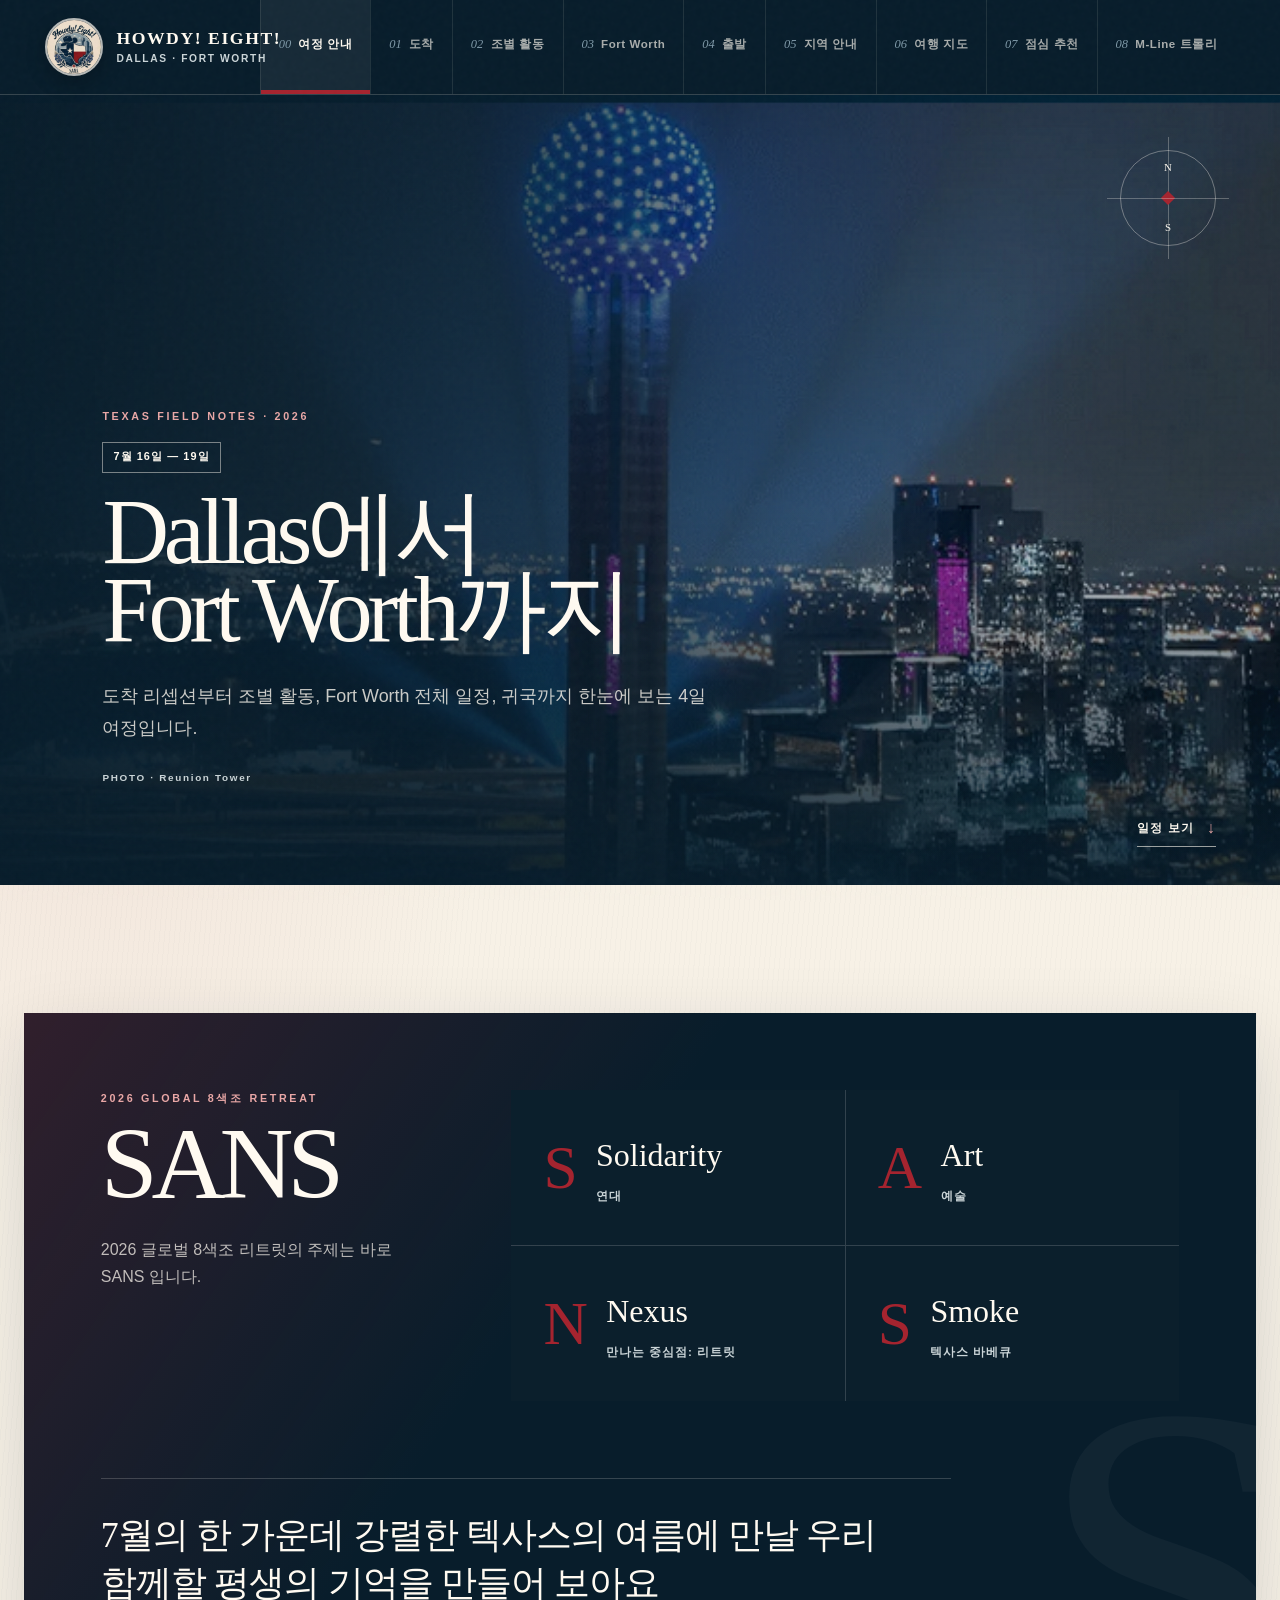
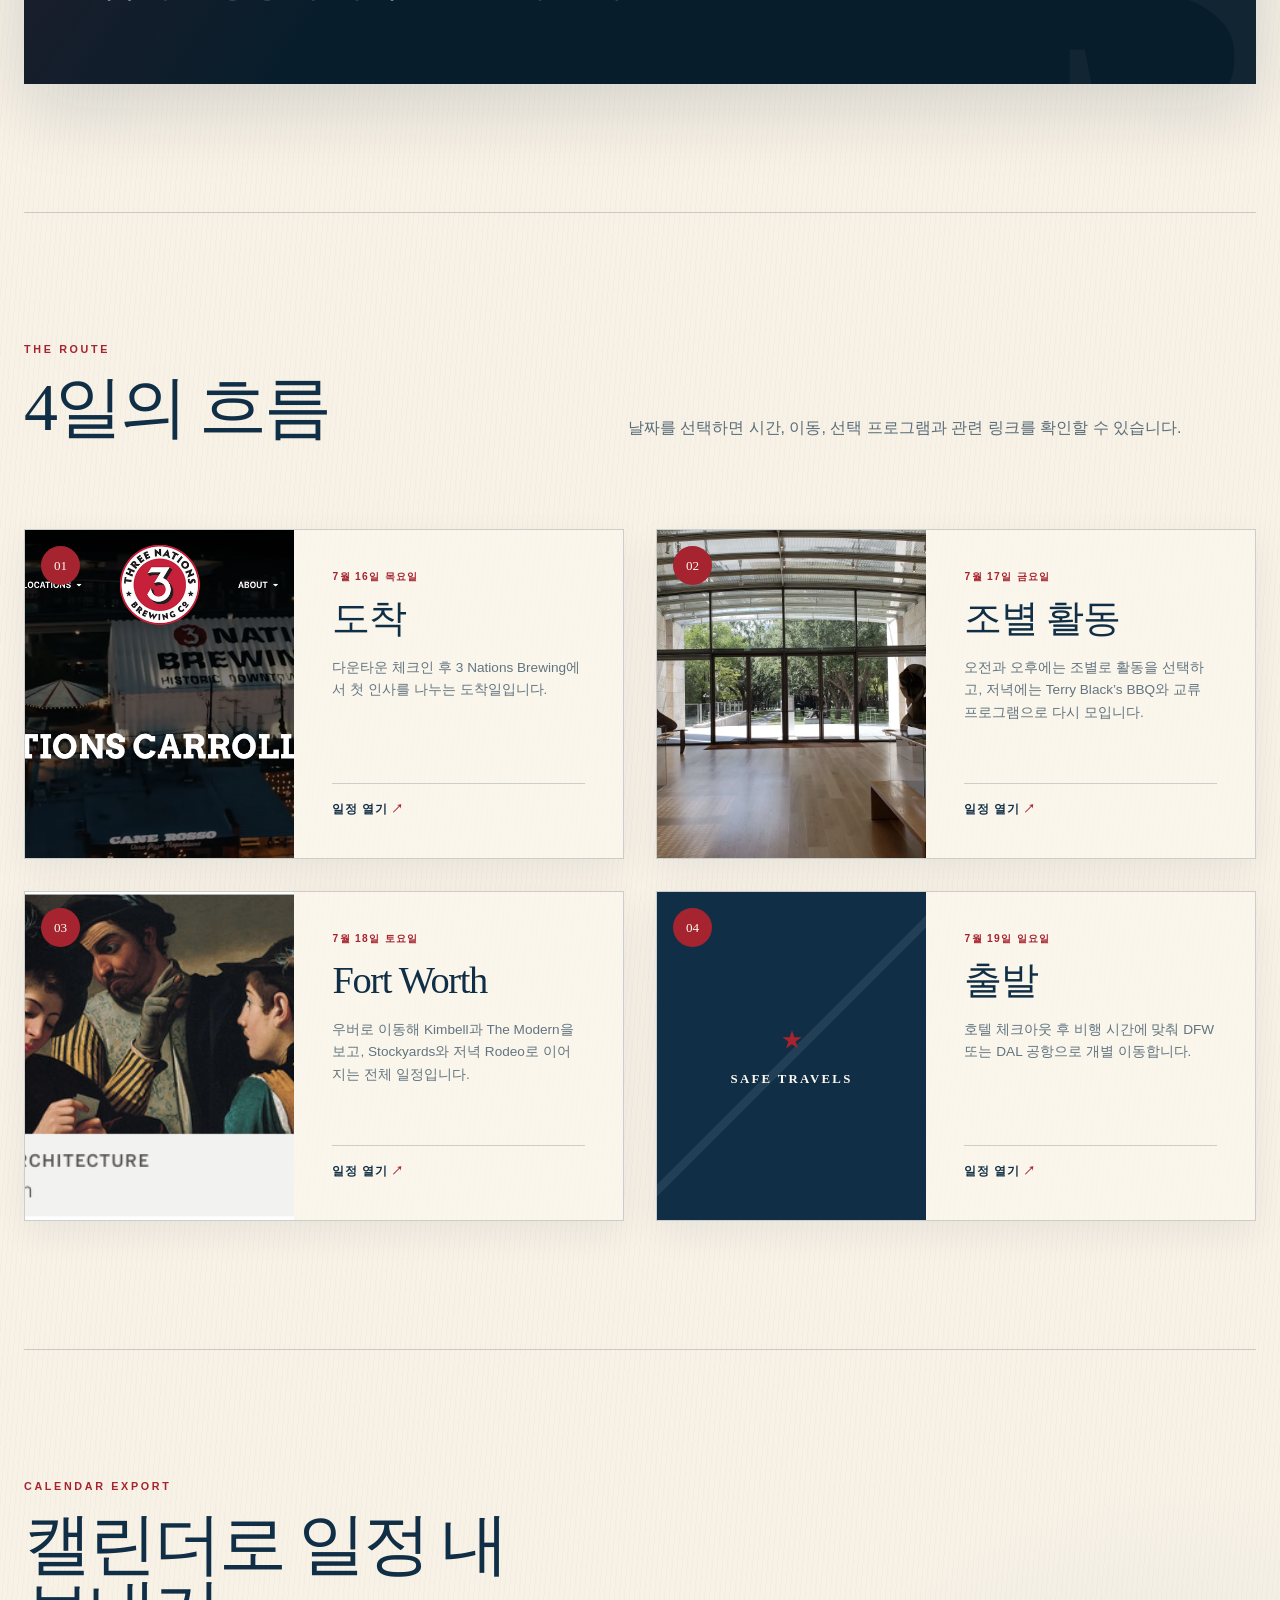
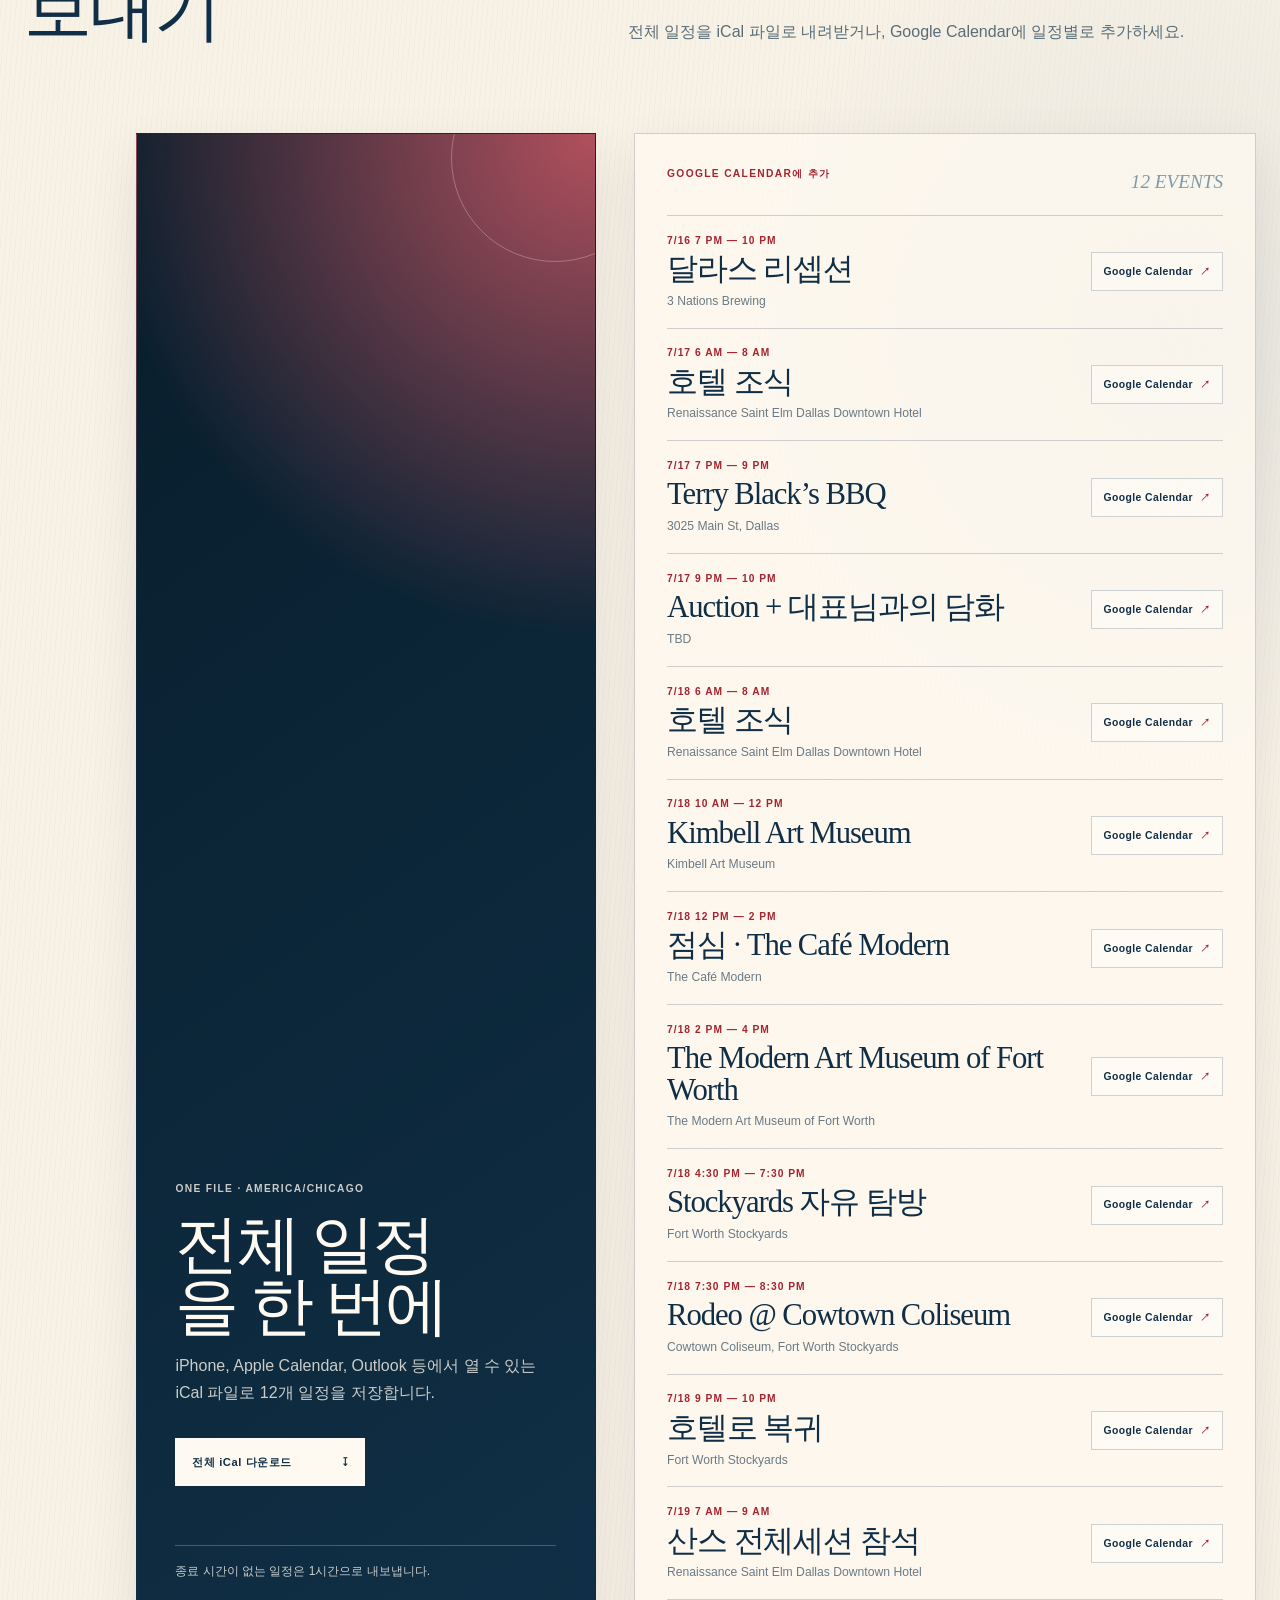
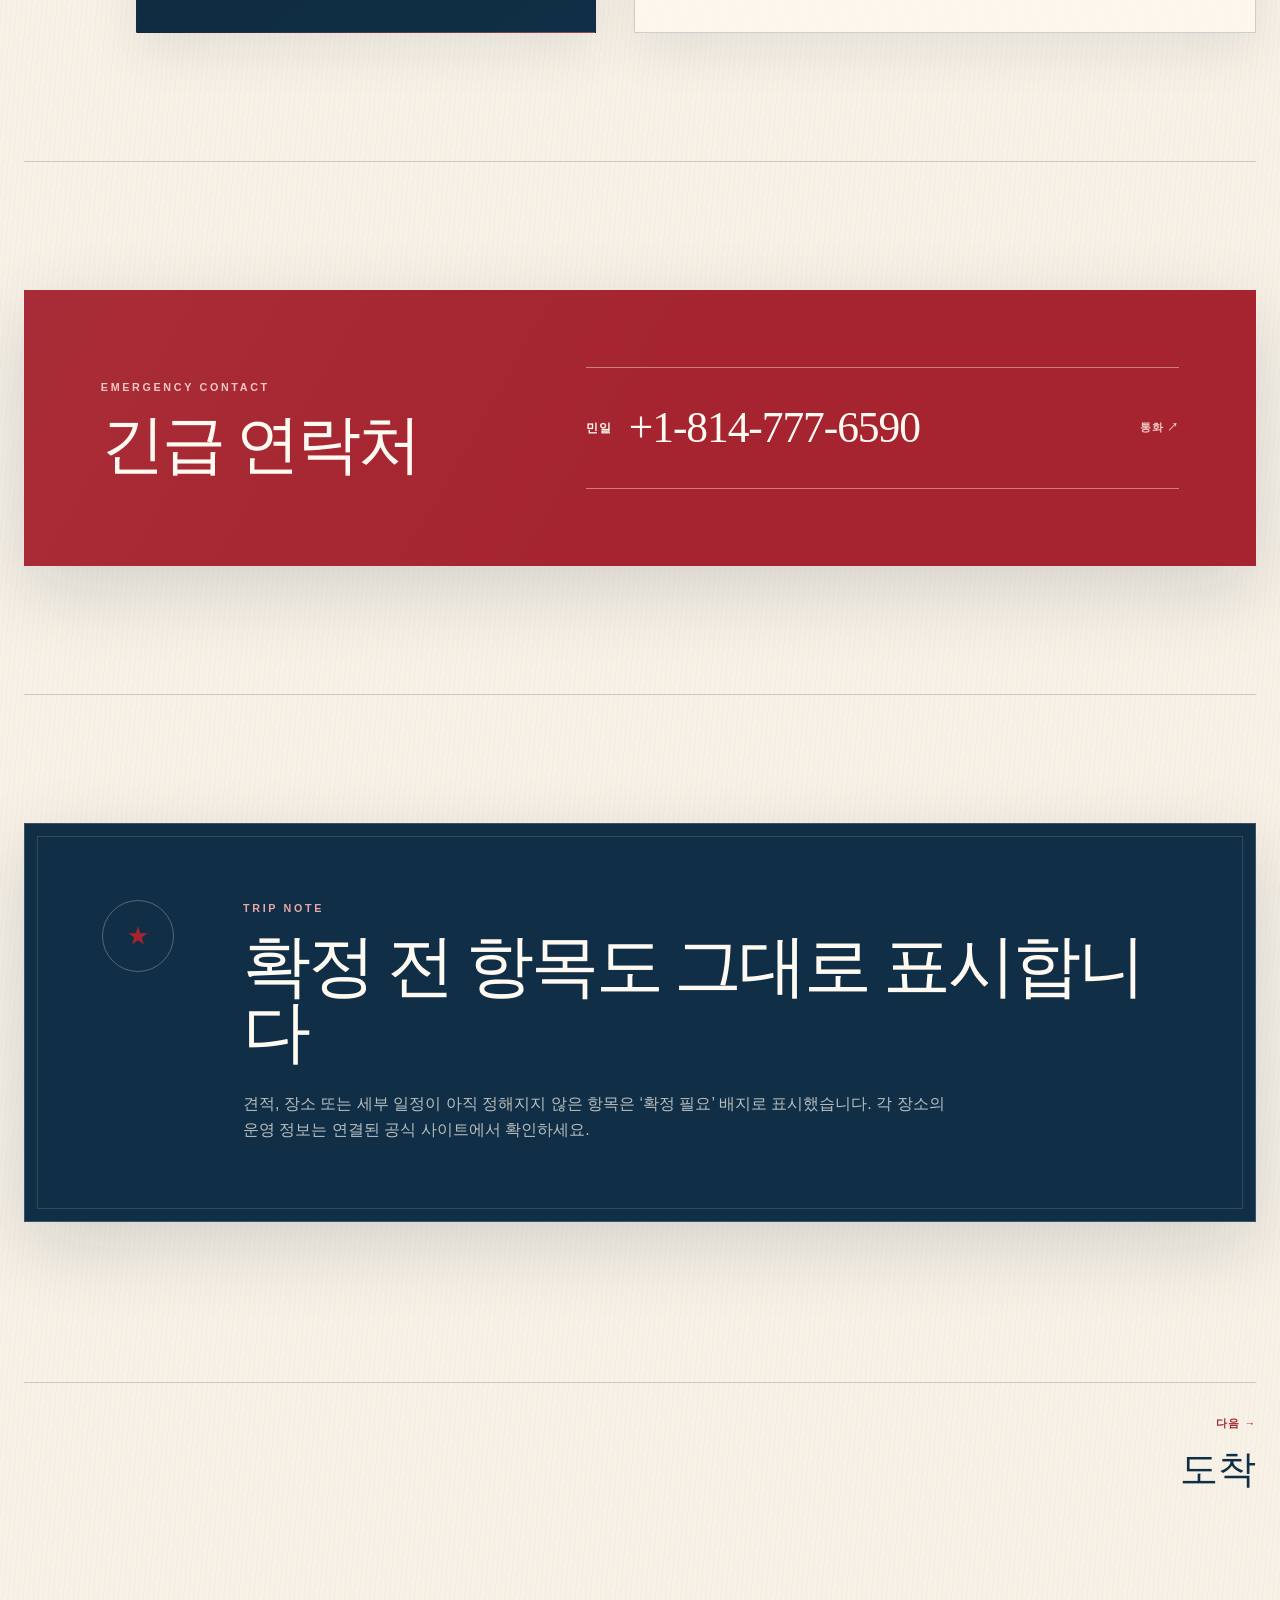
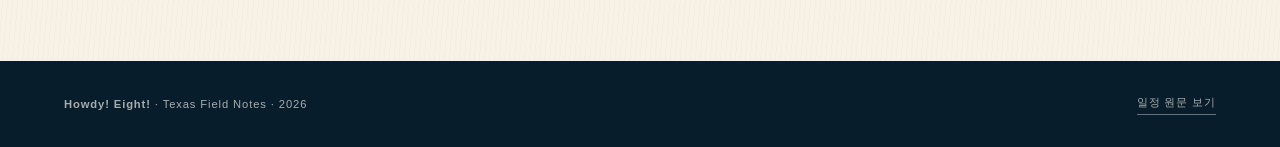
<file: index.html>
<!doctype html>
<html lang="ko">
<head>
  <meta charset="utf-8">
  <meta name="viewport" content="width=device-width, initial-scale=1">
  <meta name="description" content="2026 Dallas와 Fort Worth 4일 여행 일정 안내">
  <meta name="theme-color" content="#102f46">
  <title>Howdy! Eight! | Dallas · Fort Worth 여정</title>
  <link rel="icon" href="images/dallas_logo_image_2026-06-20.jpeg">
  <link rel="stylesheet" href="css/style.css">
  <script src="js/app.js" defer></script>
</head>
<body data-page="overview">
  <a class="skip-link" href="#main-content">본문으로 바로가기</a>
  <header class="site-header">
    <a class="brand" href="index.html" aria-label="Howdy! Eight! 여행 안내 홈">
      <img src="images/dallas_logo_image_2026-06-20.jpeg" alt="" width="640" height="640">
      <span><strong>HOWDY! EIGHT!</strong><small>Dallas · Fort Worth</small></span>
    </a>
    <nav class="date-nav" aria-label="날짜별 일정" data-date-nav></nav>
  </header>
  <main id="main-content" tabindex="-1">
    <div class="loading-state" data-loading><span></span>여정을 펼치는 중입니다</div>
  </main>
  <noscript><p class="noscript-note">이 일정 안내를 보려면 JavaScript를 활성화해주세요.</p></noscript>
  <footer class="site-footer">
    <p><strong>Howdy! Eight!</strong> · Texas Field Notes · 2026</p>
    <a href="https://docs.google.com/document/d/1cUmR7iVwd3CKp_hcdP3sipSW_rYYRspLmsgH-XlaBfQ/edit" target="_blank" rel="noopener noreferrer">일정 원문 보기</a>
  </footer>
</body>
</html>
</file>
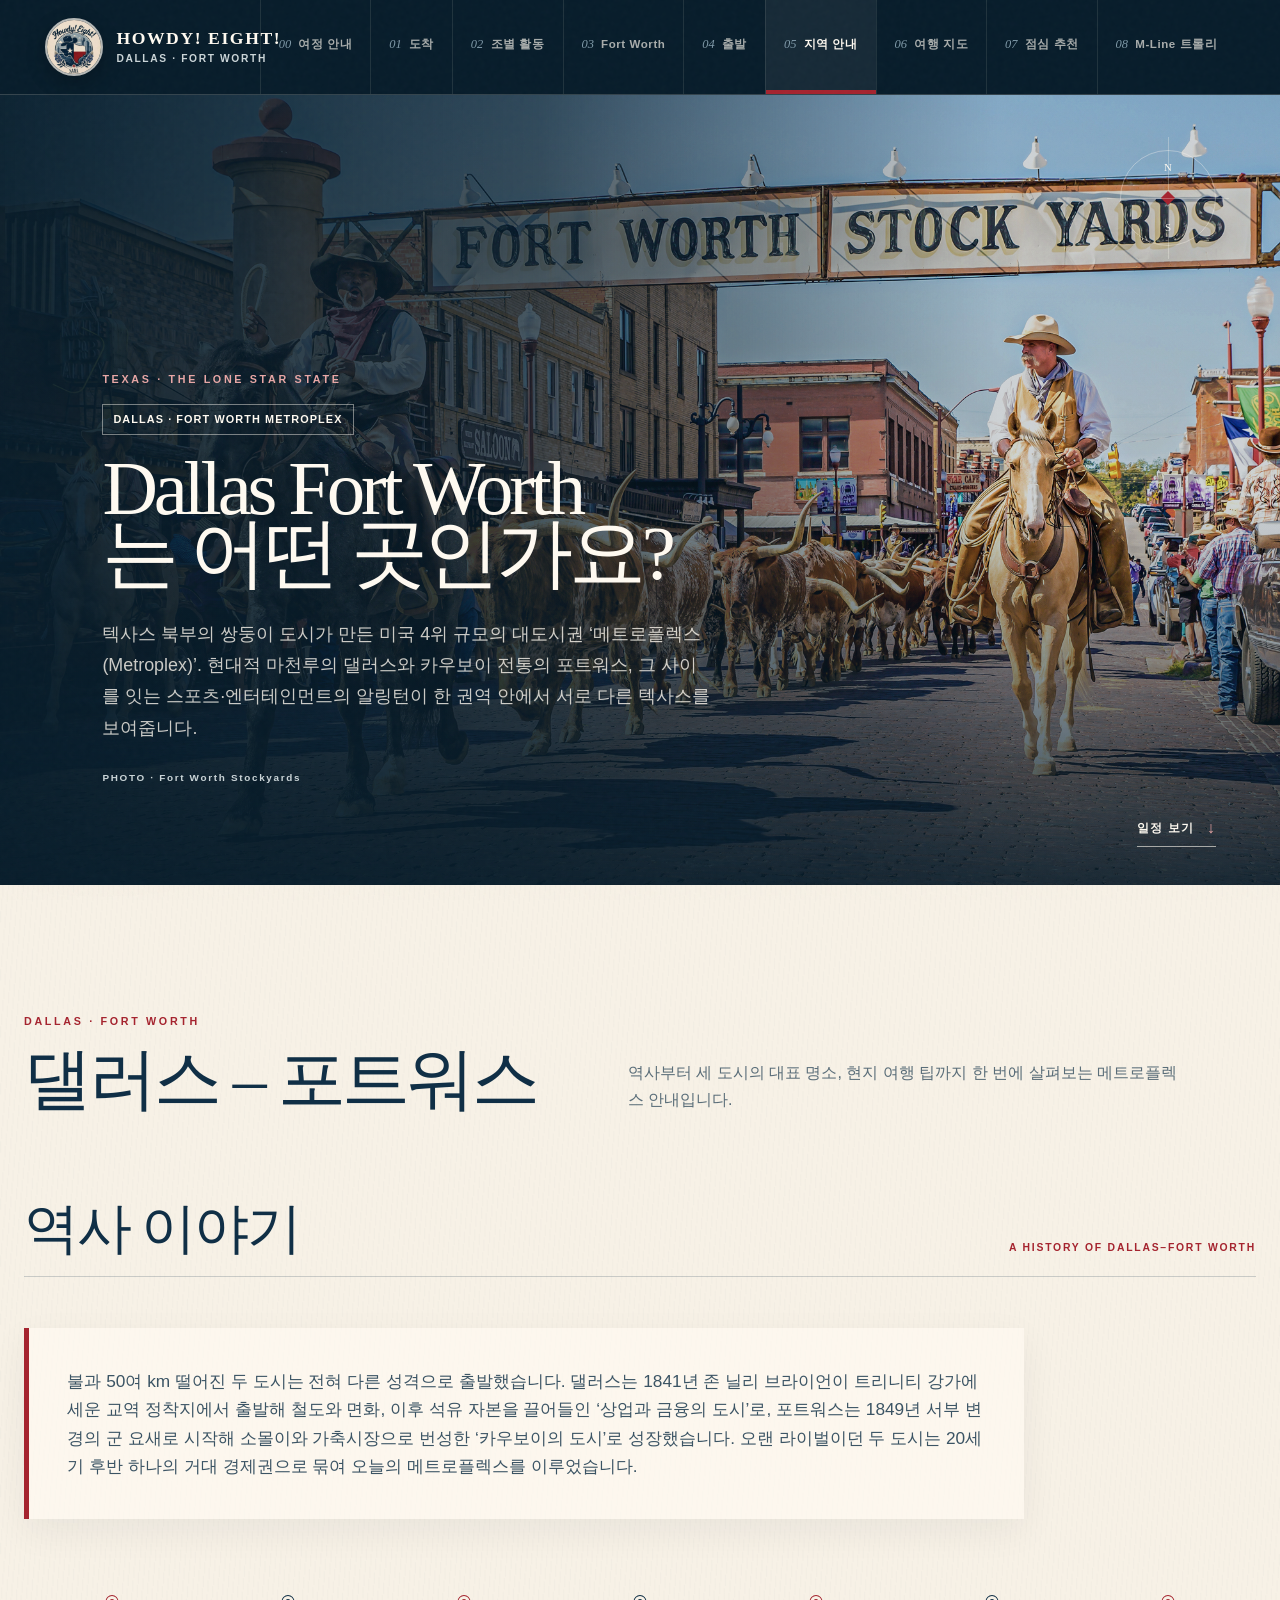
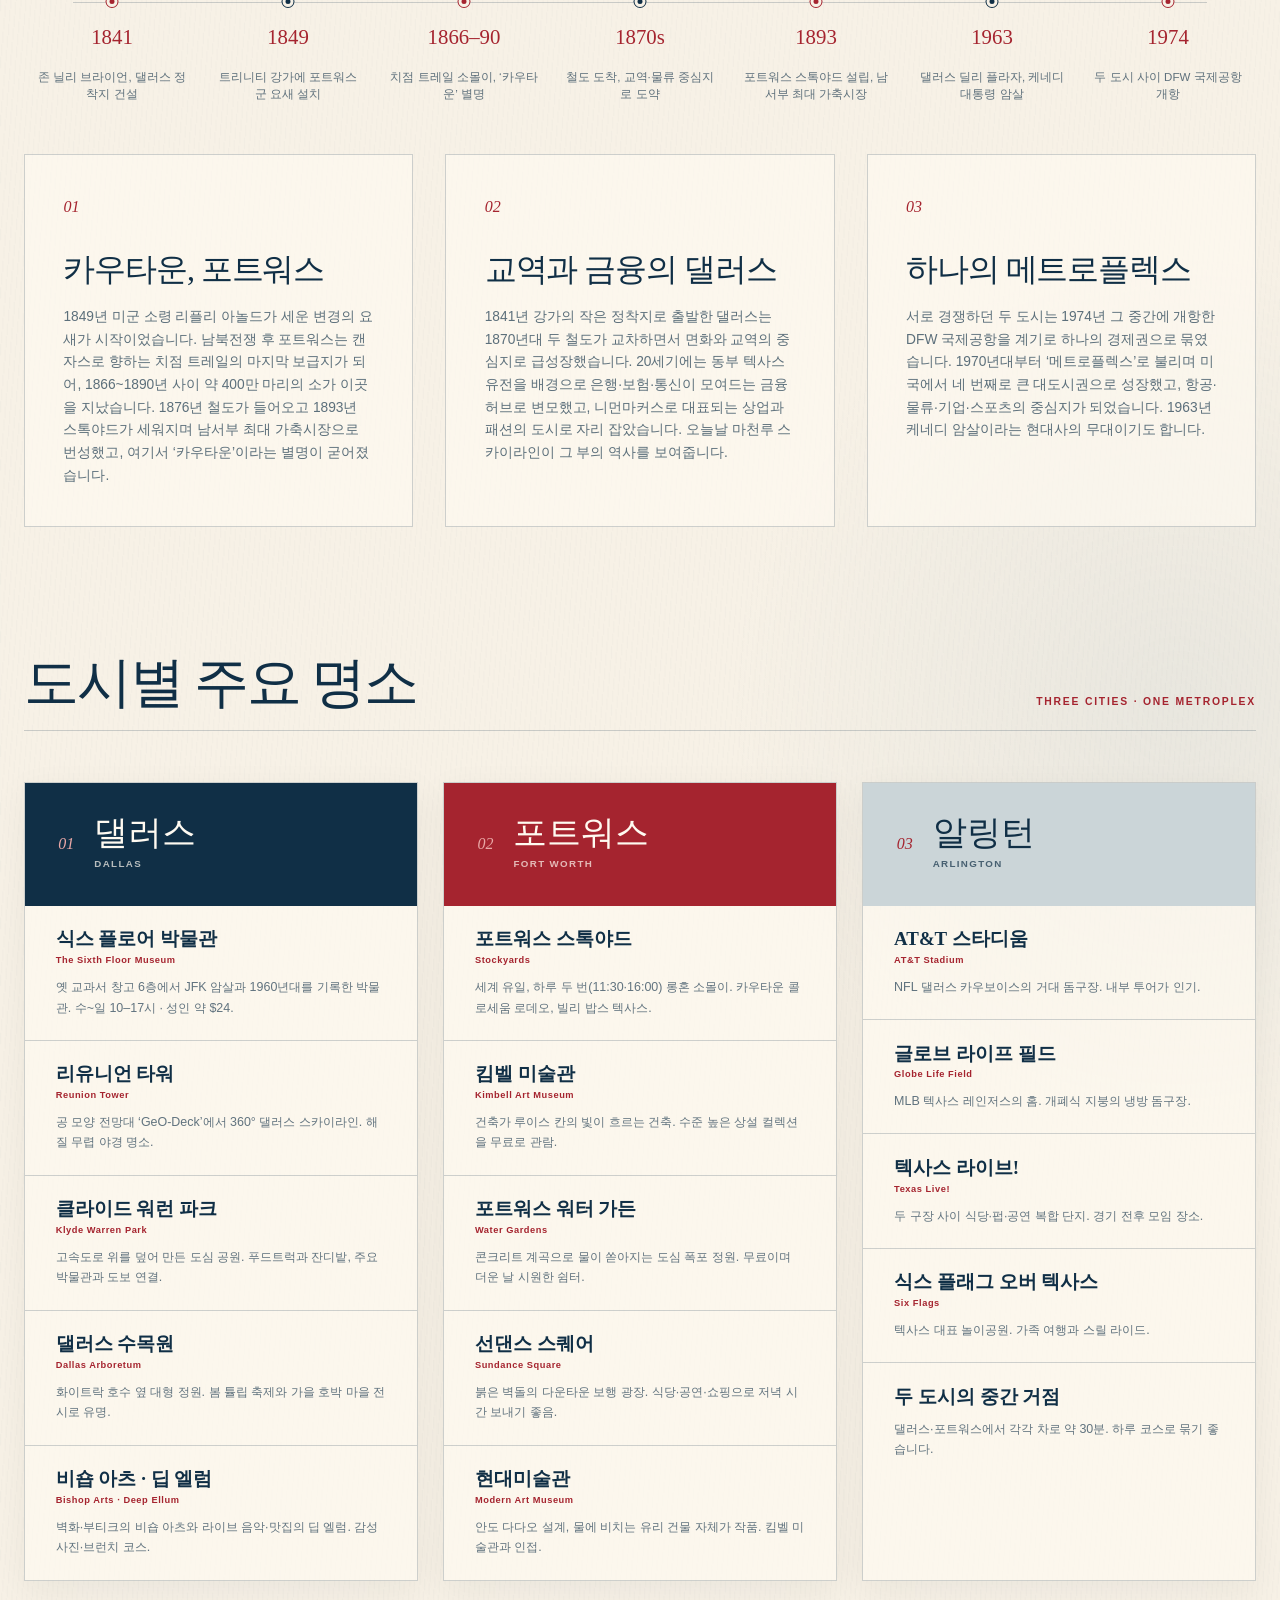
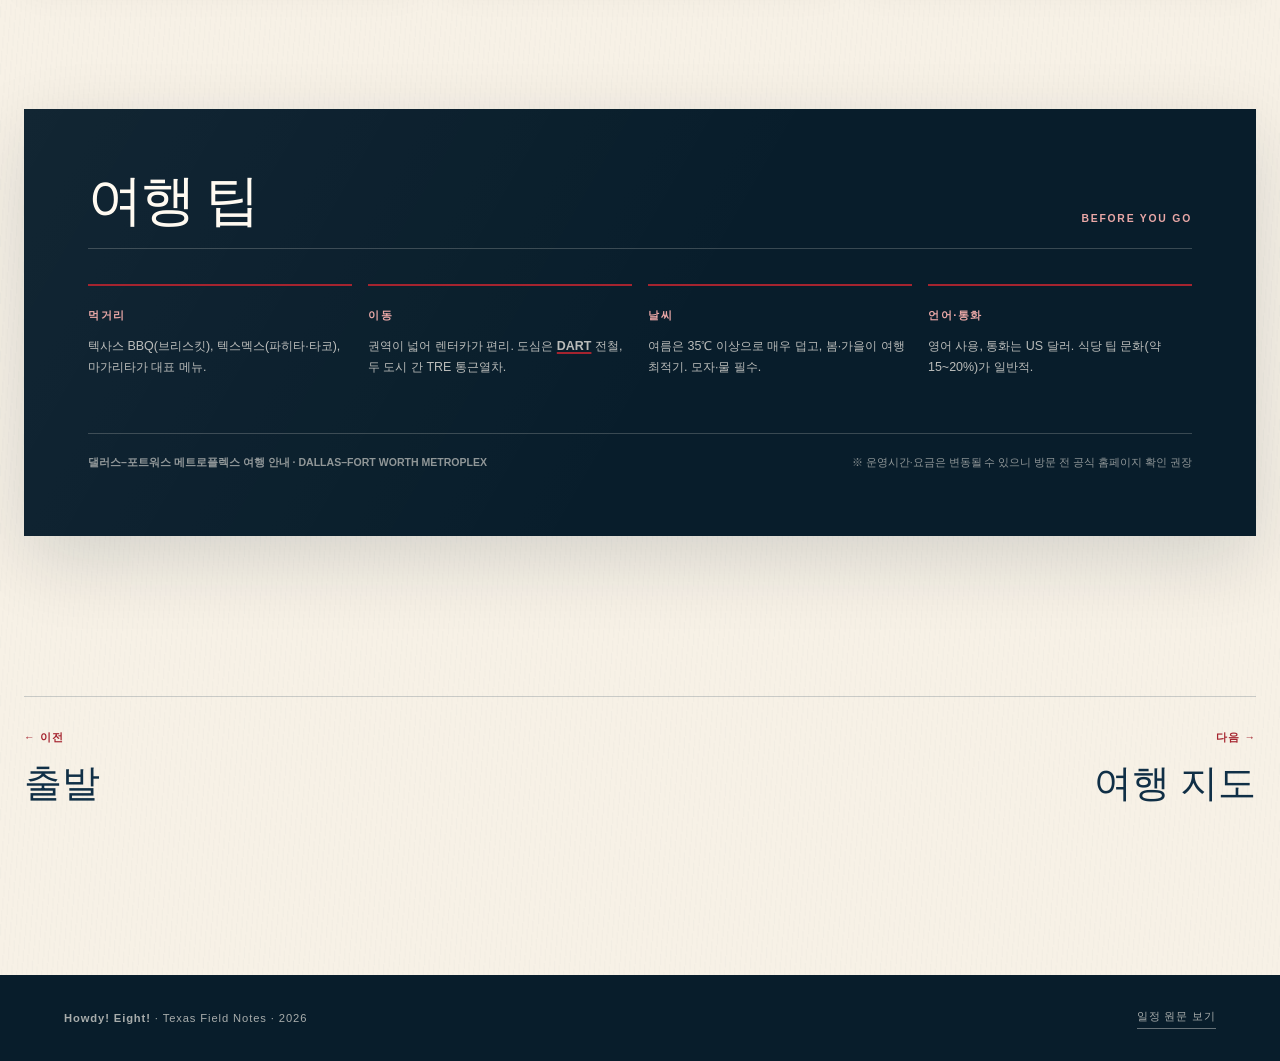
<file: about.html>
<!doctype html>
<html lang="ko">
<head>
  <meta charset="utf-8">
  <meta name="viewport" content="width=device-width, initial-scale=1">
  <meta name="description" content="Dallas, Fort Worth, Arlington의 역사와 주요 명소 및 여행 정보">
  <meta name="theme-color" content="#102f46">
  <title>Dallas Fort Worth는 어떤 곳인가요? | Howdy! Eight!</title>
  <link rel="icon" href="images/dallas_logo_image_2026-06-20.jpeg">
  <link rel="stylesheet" href="css/style.css">
  <script src="js/app.js" defer></script>
</head>
<body data-page="about">
  <a class="skip-link" href="#main-content">본문으로 바로가기</a>
  <header class="site-header">
    <a class="brand" href="index.html" aria-label="Howdy! Eight! 여행 안내 홈">
      <img src="images/dallas_logo_image_2026-06-20.jpeg" alt="" width="640" height="640">
      <span><strong>HOWDY! EIGHT!</strong><small>Dallas · Fort Worth</small></span>
    </a>
    <nav class="date-nav" aria-label="날짜별 일정 및 지역 안내" data-date-nav></nav>
  </header>
  <main id="main-content" tabindex="-1">
    <div class="loading-state" data-loading><span></span>지역 안내를 펼치는 중입니다</div>
  </main>
  <noscript><p class="noscript-note">이 지역 안내를 보려면 JavaScript를 활성화해주세요.</p></noscript>
  <footer class="site-footer">
    <p><strong>Howdy! Eight!</strong> · Texas Field Notes · 2026</p>
    <a href="https://docs.google.com/document/d/1cUmR7iVwd3CKp_hcdP3sipSW_rYYRspLmsgH-XlaBfQ/edit" target="_blank" rel="noopener noreferrer">일정 원문 보기</a>
  </footer>
</body>
</html>
</file>
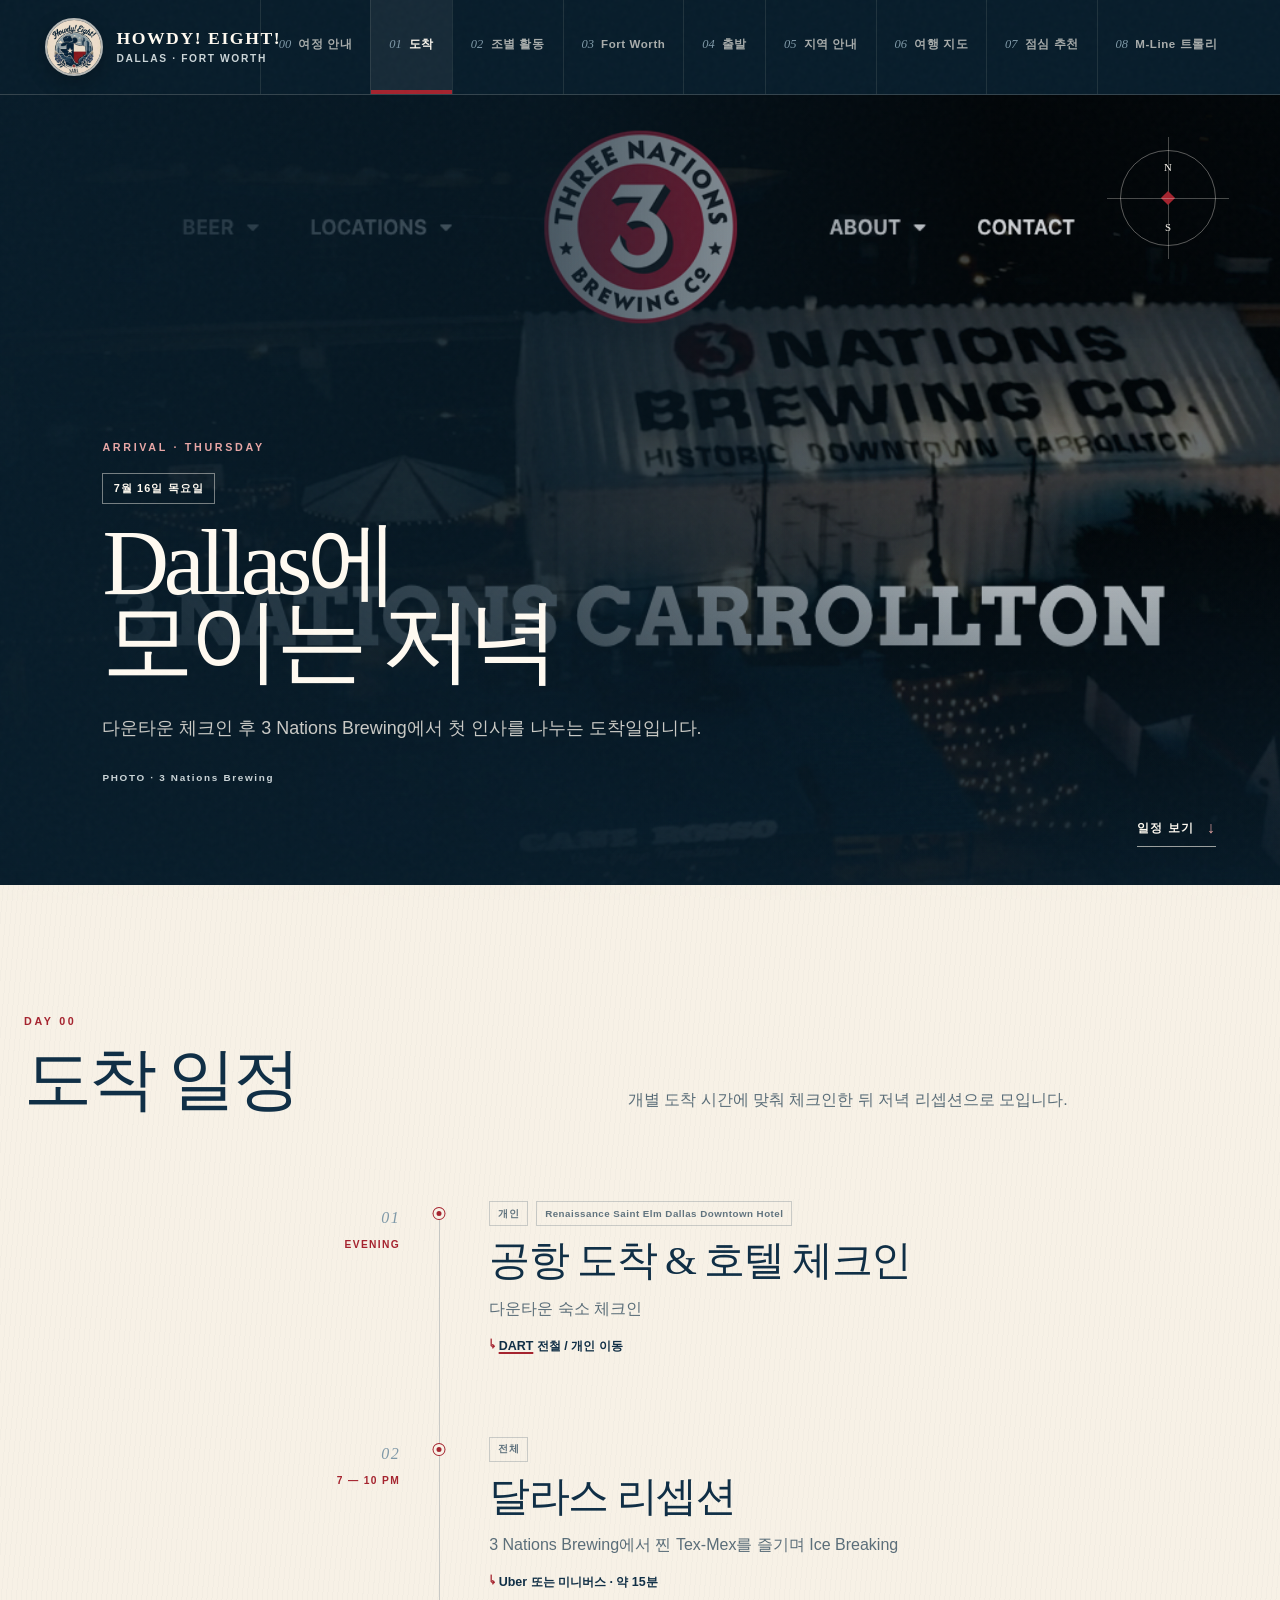
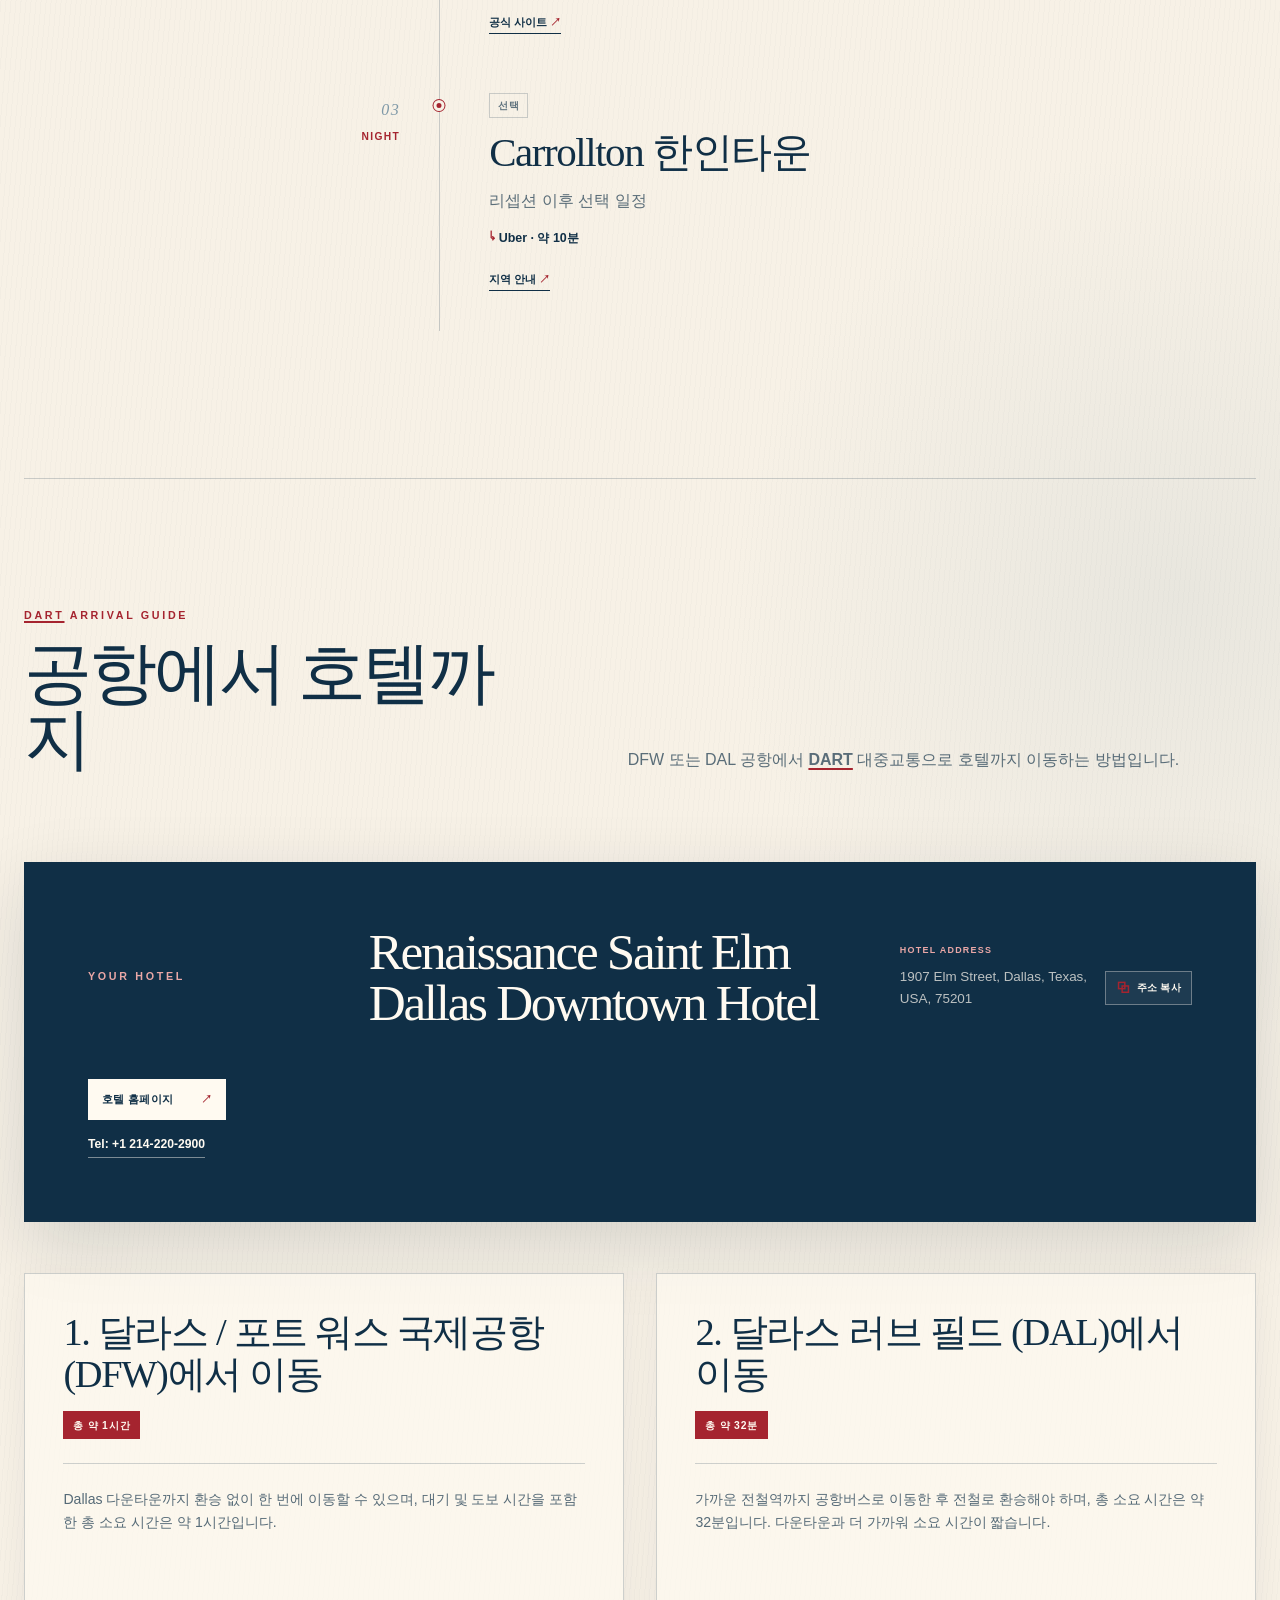
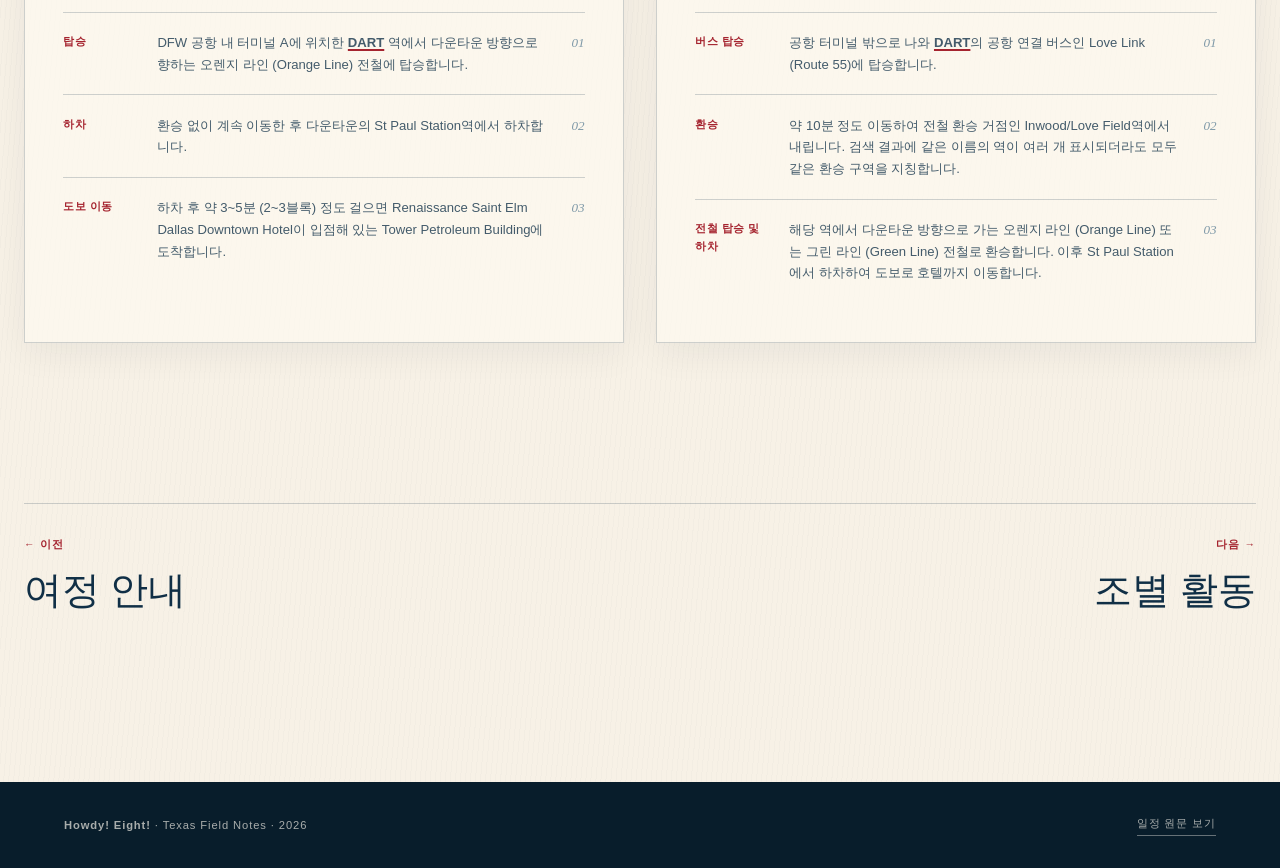
<file: arrival.html>
<!doctype html>
<html lang="ko">
<head>
  <meta charset="utf-8">
  <meta name="viewport" content="width=device-width, initial-scale=1">
  <meta name="description" content="2026년 7월 16일 Dallas 도착 및 리셉션 일정">
  <meta name="theme-color" content="#102f46">
  <title>7월 16일 도착 | Howdy! Eight!</title>
  <link rel="icon" href="images/dallas_logo_image_2026-06-20.jpeg">
  <link rel="stylesheet" href="css/style.css">
  <script src="js/app.js" defer></script>
</head>
<body data-page="arrival">
  <a class="skip-link" href="#main-content">본문으로 바로가기</a>
  <header class="site-header">
    <a class="brand" href="index.html" aria-label="Howdy! Eight! 여행 안내 홈">
      <img src="images/dallas_logo_image_2026-06-20.jpeg" alt="" width="640" height="640">
      <span><strong>HOWDY! EIGHT!</strong><small>Dallas · Fort Worth</small></span>
    </a>
    <nav class="date-nav" aria-label="날짜별 일정" data-date-nav></nav>
  </header>
  <main id="main-content" tabindex="-1">
    <div class="loading-state" data-loading><span></span>여정을 펼치는 중입니다</div>
  </main>
  <noscript><p class="noscript-note">이 일정 안내를 보려면 JavaScript를 활성화해주세요.</p></noscript>
  <footer class="site-footer">
    <p><strong>Howdy! Eight!</strong> · Texas Field Notes · 2026</p>
    <a href="https://docs.google.com/document/d/1cUmR7iVwd3CKp_hcdP3sipSW_rYYRspLmsgH-XlaBfQ/edit" target="_blank" rel="noopener noreferrer">일정 원문 보기</a>
  </footer>
</body>
</html>
</file>
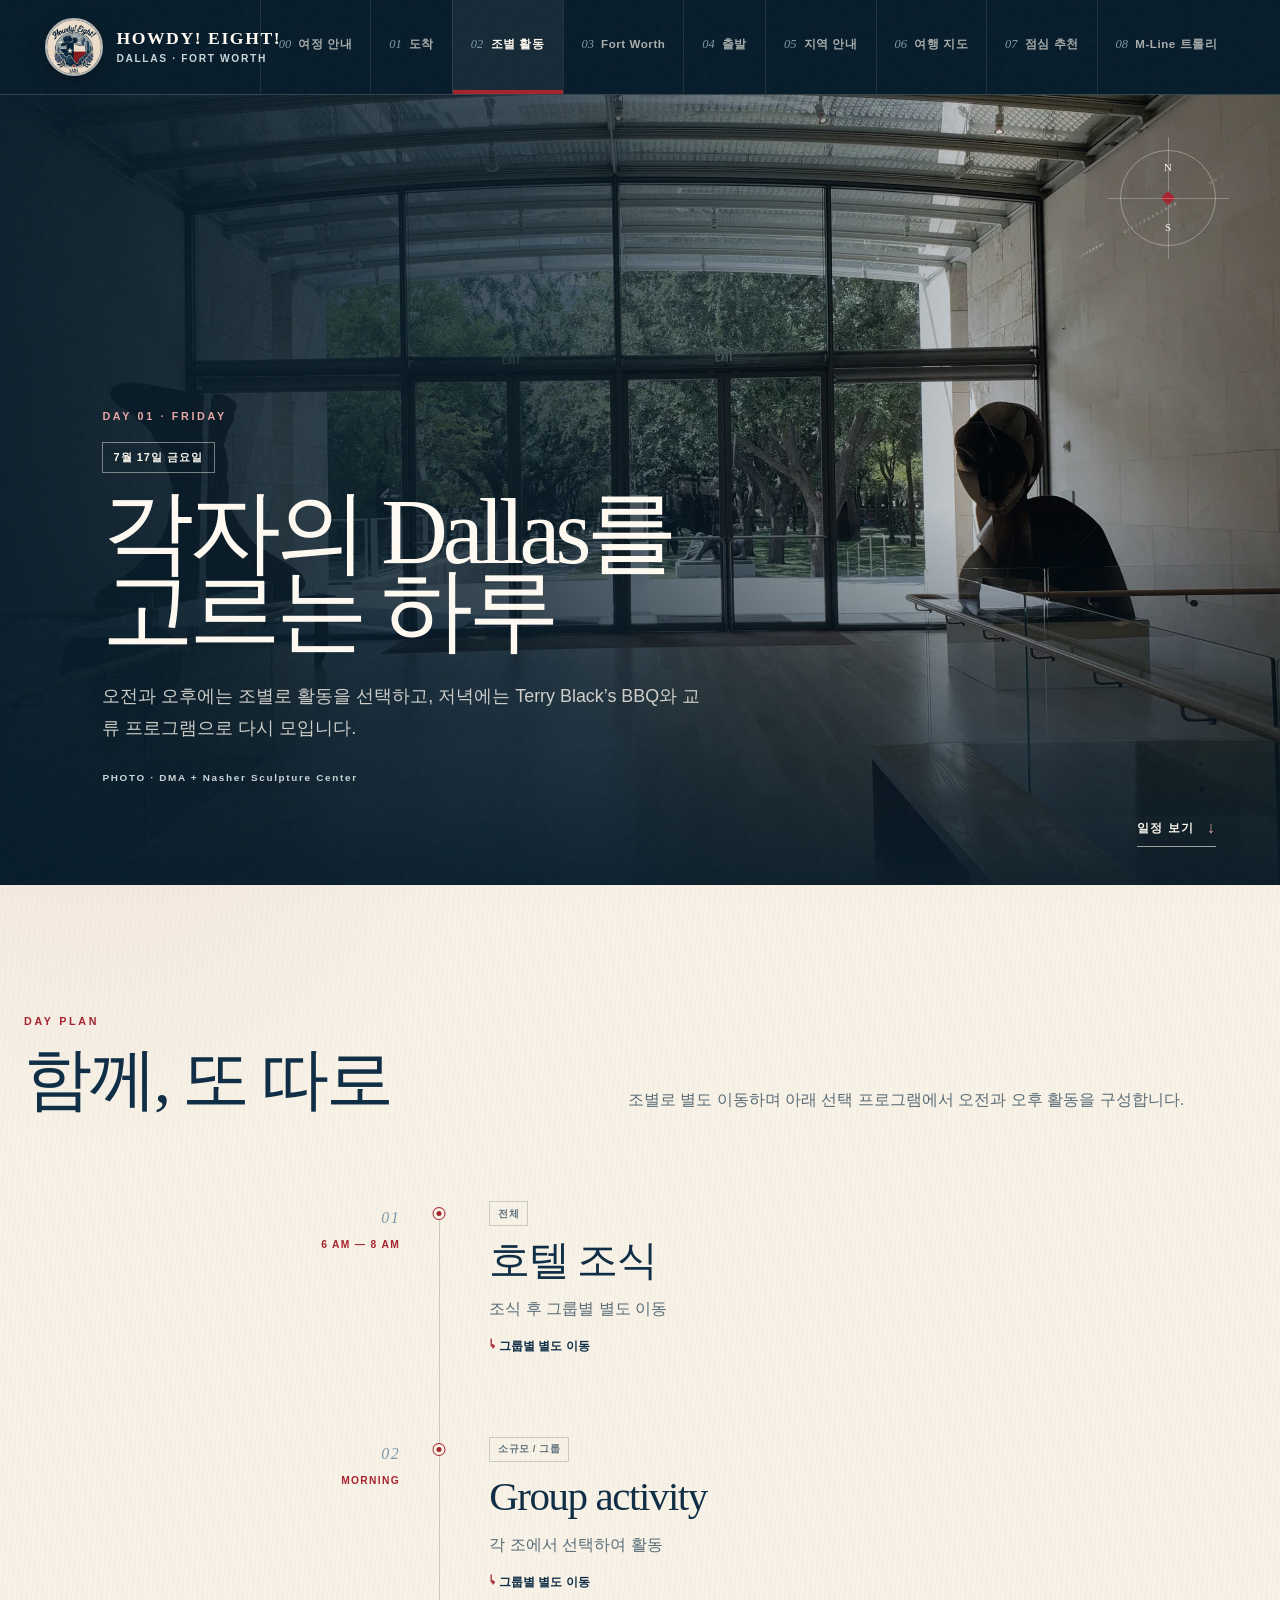
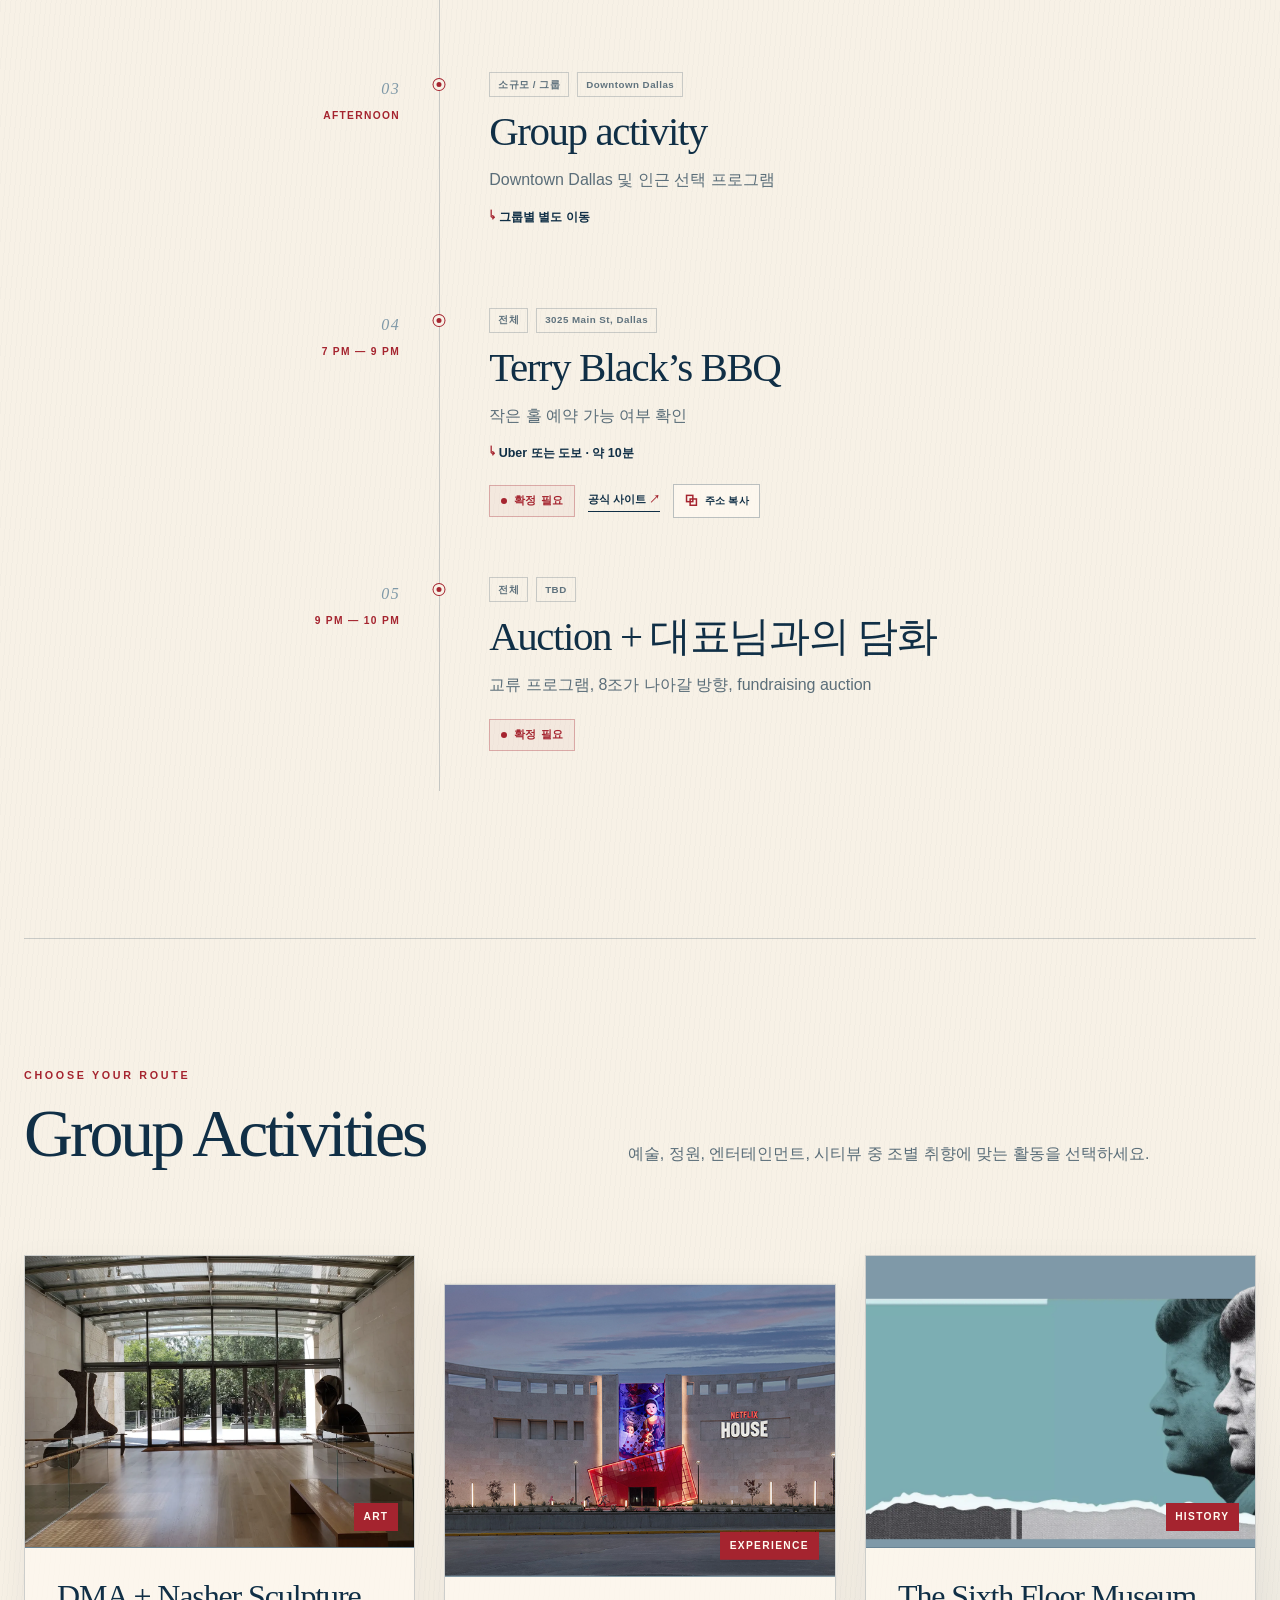
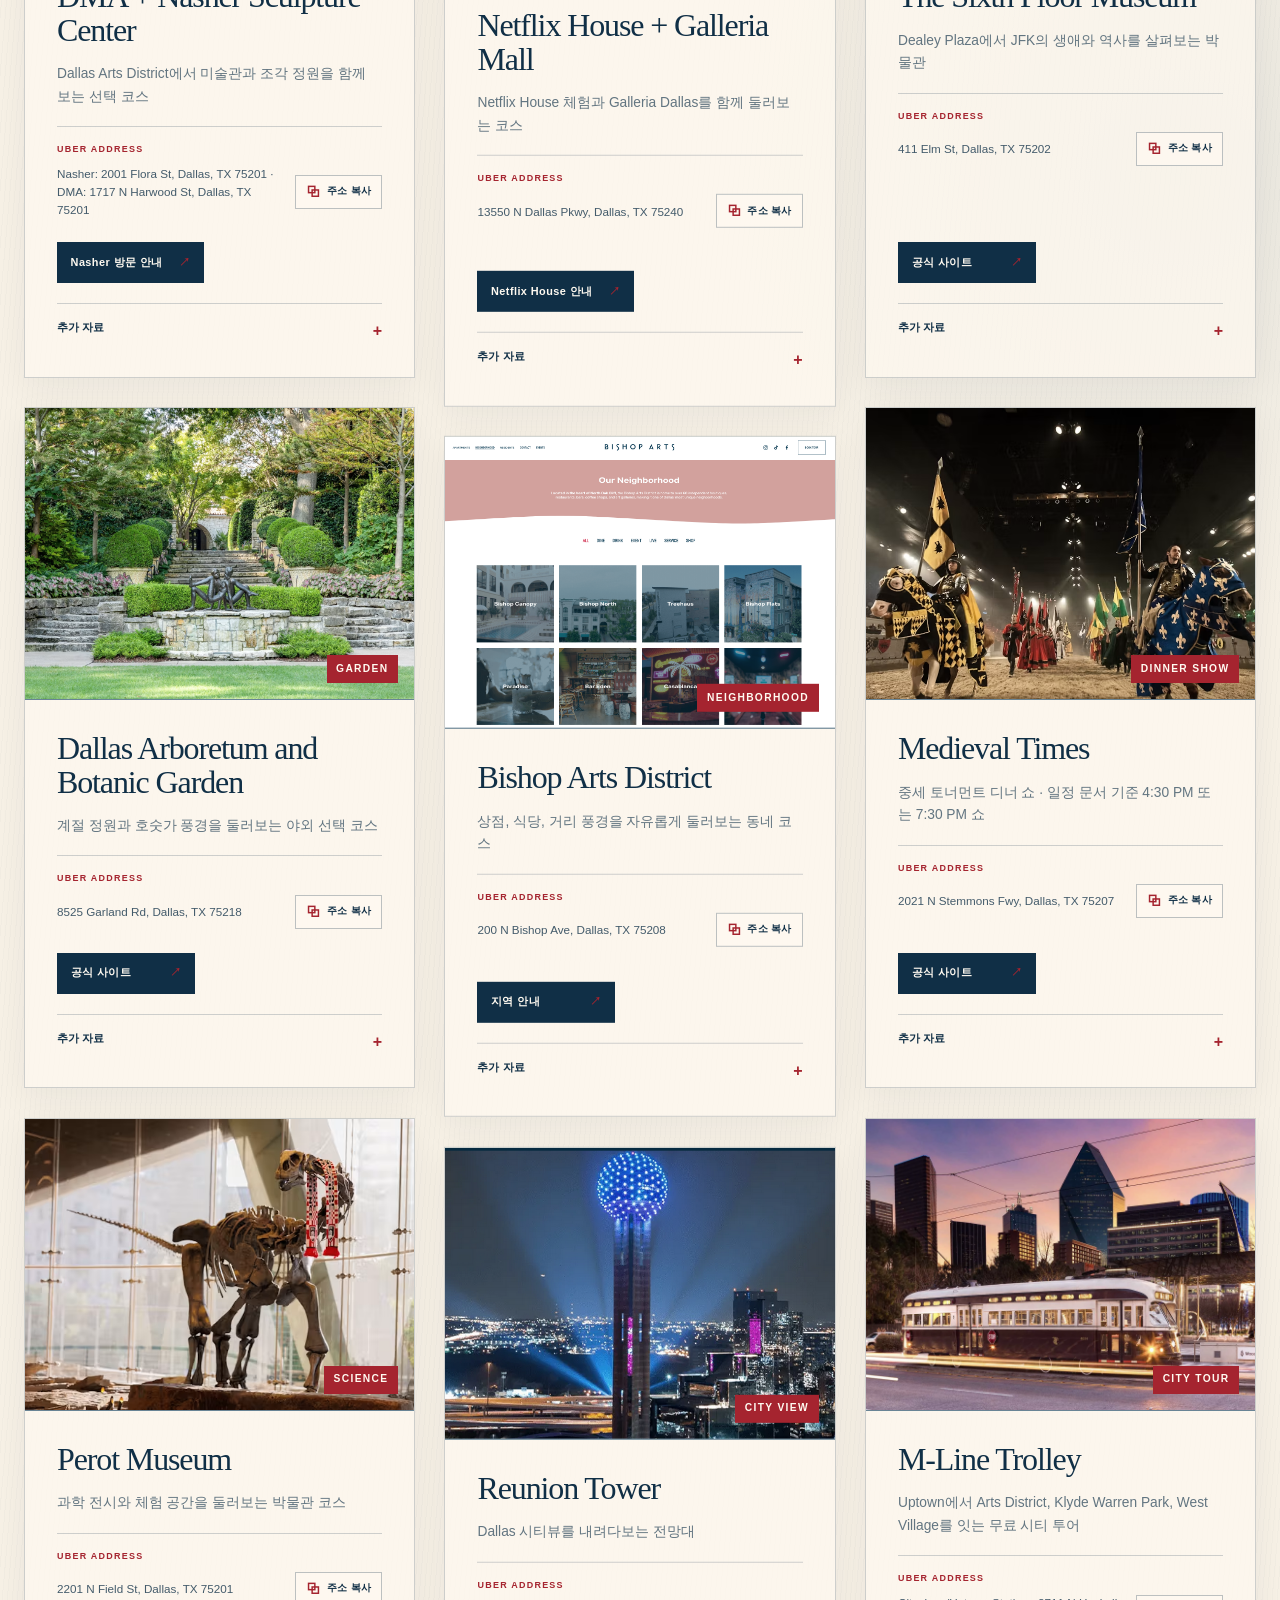
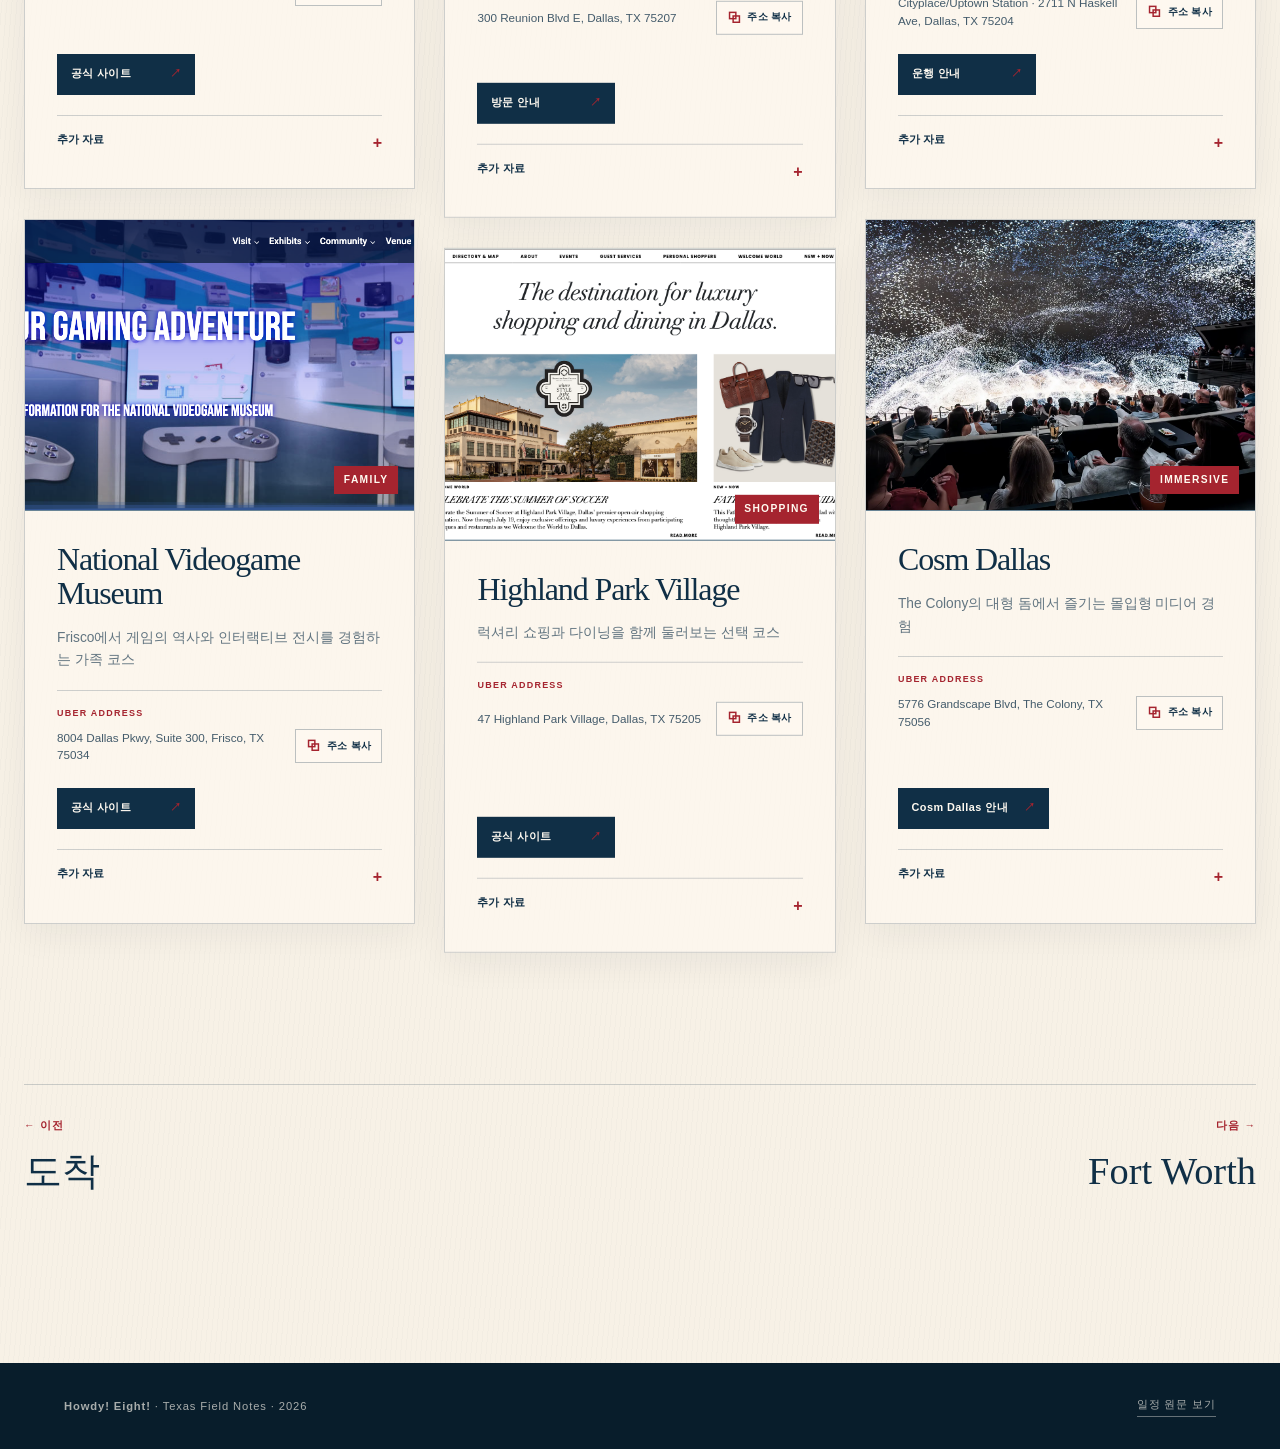
<file: day1.html>
<!doctype html>
<html lang="ko">
<head>
  <meta charset="utf-8">
  <meta name="viewport" content="width=device-width, initial-scale=1">
  <meta name="description" content="2026년 7월 17일 Dallas 조별 활동과 저녁 일정">
  <meta name="theme-color" content="#102f46">
  <title>7월 17일 조별 활동 | Howdy! Eight!</title>
  <link rel="icon" href="images/dallas_logo_image_2026-06-20.jpeg">
  <link rel="stylesheet" href="css/style.css">
  <script src="js/app.js" defer></script>
</head>
<body data-page="day1">
  <a class="skip-link" href="#main-content">본문으로 바로가기</a>
  <header class="site-header">
    <a class="brand" href="index.html" aria-label="Howdy! Eight! 여행 안내 홈">
      <img src="images/dallas_logo_image_2026-06-20.jpeg" alt="" width="640" height="640">
      <span><strong>HOWDY! EIGHT!</strong><small>Dallas · Fort Worth</small></span>
    </a>
    <nav class="date-nav" aria-label="날짜별 일정" data-date-nav></nav>
  </header>
  <main id="main-content" tabindex="-1">
    <div class="loading-state" data-loading><span></span>여정을 펼치는 중입니다</div>
  </main>
  <noscript><p class="noscript-note">이 일정 안내를 보려면 JavaScript를 활성화해주세요.</p></noscript>
  <footer class="site-footer">
    <p><strong>Howdy! Eight!</strong> · Texas Field Notes · 2026</p>
    <a href="https://docs.google.com/document/d/1cUmR7iVwd3CKp_hcdP3sipSW_rYYRspLmsgH-XlaBfQ/edit" target="_blank" rel="noopener noreferrer">일정 원문 보기</a>
  </footer>
</body>
</html>
</file>
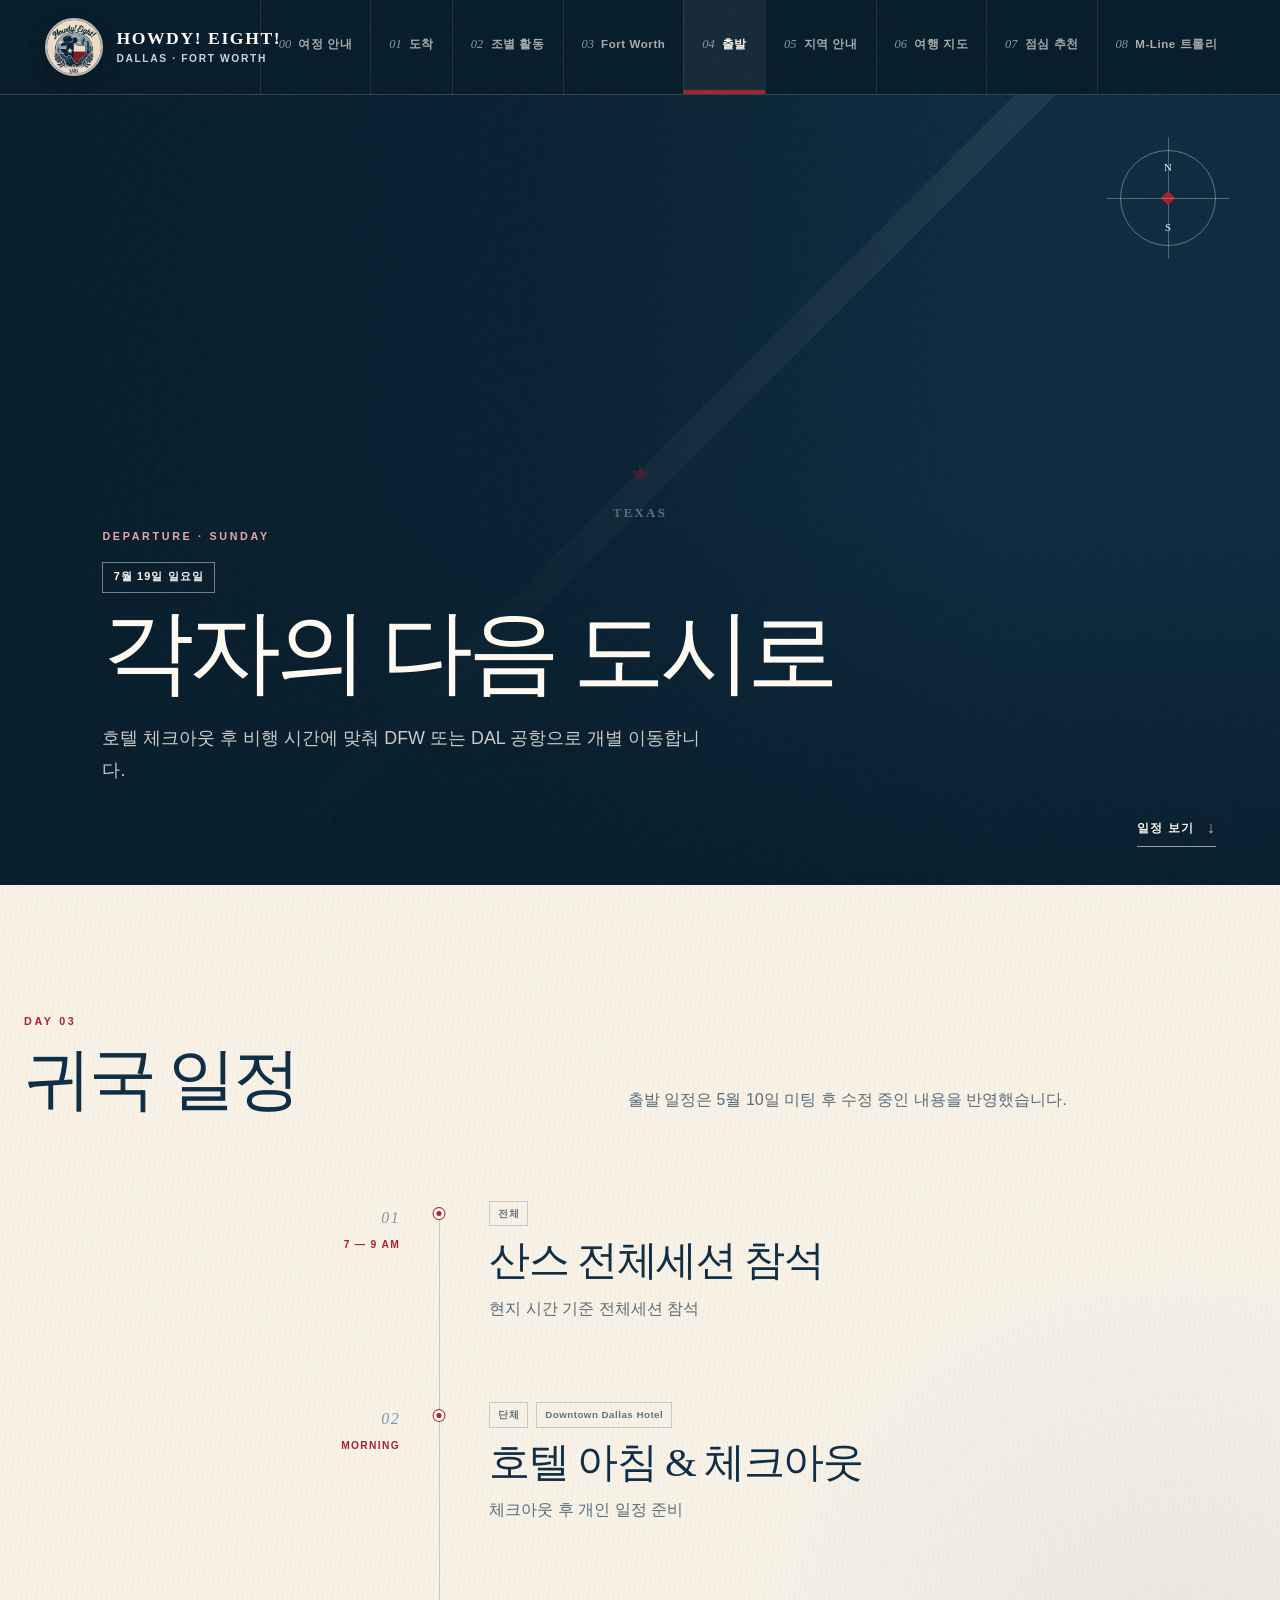
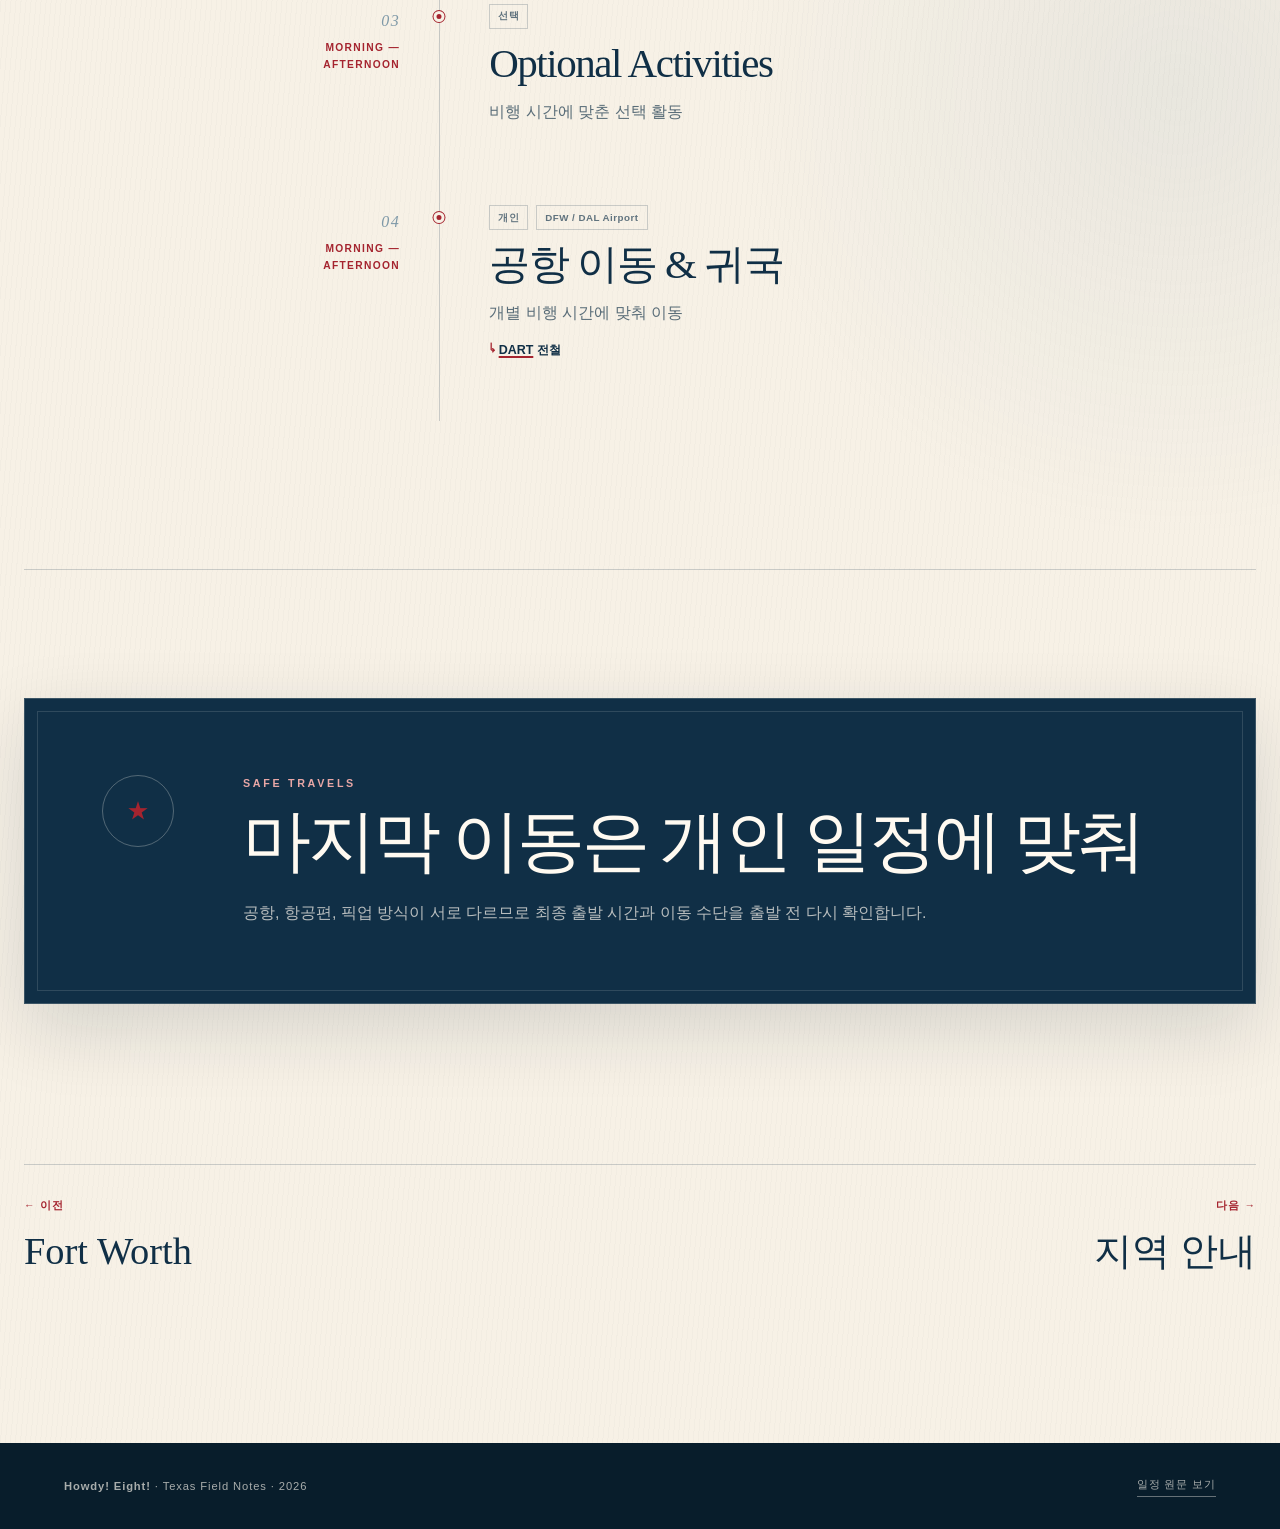
<file: departure.html>
<!doctype html>
<html lang="ko">
<head>
  <meta charset="utf-8">
  <meta name="viewport" content="width=device-width, initial-scale=1">
  <meta name="description" content="2026년 7월 19일 Dallas 체크아웃 및 공항 이동 일정">
  <meta name="theme-color" content="#102f46">
  <title>7월 19일 출발 | Howdy! Eight!</title>
  <link rel="icon" href="images/dallas_logo_image_2026-06-20.jpeg">
  <link rel="stylesheet" href="css/style.css">
  <script src="js/app.js" defer></script>
</head>
<body data-page="departure">
  <a class="skip-link" href="#main-content">본문으로 바로가기</a>
  <header class="site-header">
    <a class="brand" href="index.html" aria-label="Howdy! Eight! 여행 안내 홈">
      <img src="images/dallas_logo_image_2026-06-20.jpeg" alt="" width="640" height="640">
      <span><strong>HOWDY! EIGHT!</strong><small>Dallas · Fort Worth</small></span>
    </a>
    <nav class="date-nav" aria-label="날짜별 일정" data-date-nav></nav>
  </header>
  <main id="main-content" tabindex="-1">
    <div class="loading-state" data-loading><span></span>여정을 펼치는 중입니다</div>
  </main>
  <noscript><p class="noscript-note">이 일정 안내를 보려면 JavaScript를 활성화해주세요.</p></noscript>
  <footer class="site-footer">
    <p><strong>Howdy! Eight!</strong> · Texas Field Notes · 2026</p>
    <a href="https://docs.google.com/document/d/1cUmR7iVwd3CKp_hcdP3sipSW_rYYRspLmsgH-XlaBfQ/edit" target="_blank" rel="noopener noreferrer">일정 원문 보기</a>
  </footer>
</body>
</html>
</file>
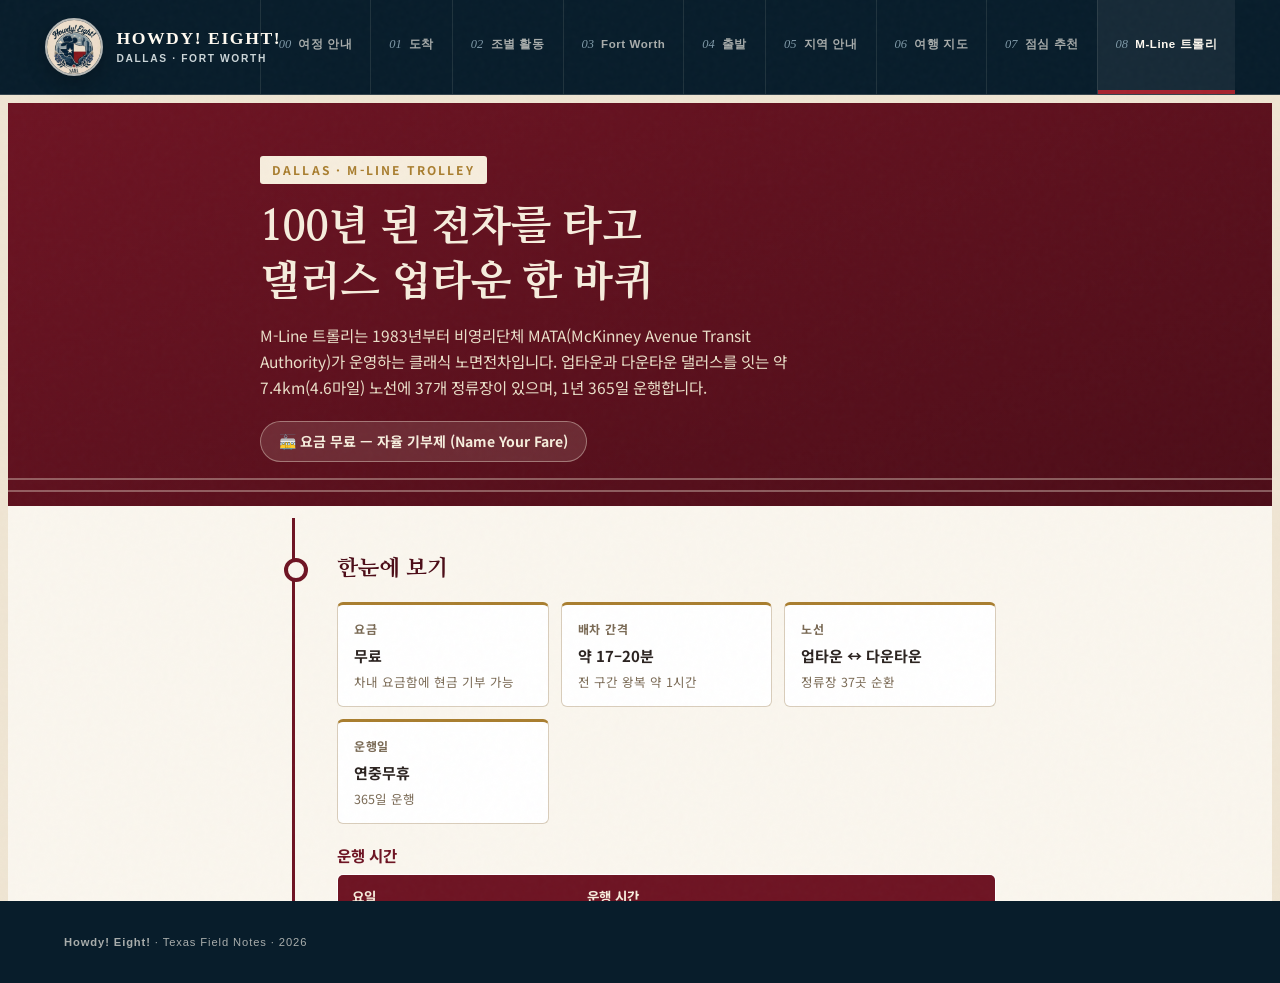
<file: trolley.html>
<!doctype html>
<html lang="ko">
<head>
  <meta charset="utf-8">
  <meta name="viewport" content="width=device-width, initial-scale=1">
  <meta name="description" content="Dallas M-Line Trolley 한국어 이용 안내">
  <meta name="theme-color" content="#102f46">
  <title>M-Line 트롤리 | Howdy! Eight!</title>
  <link rel="icon" href="images/dallas_logo_image_2026-06-20.jpeg">
  <link rel="stylesheet" href="css/style.css">
  <script src="js/app.js" defer></script>
</head>
<body data-page="trolley">
  <a class="skip-link" href="#main-content">본문으로 바로가기</a>
  <header class="site-header">
    <a class="brand" href="index.html" aria-label="Howdy! Eight! 여행 안내 홈">
      <img src="images/dallas_logo_image_2026-06-20.jpeg" alt="" width="640" height="640">
      <span><strong>HOWDY! EIGHT!</strong><small>Dallas · Fort Worth</small></span>
    </a>
    <nav class="date-nav" aria-label="여행 일정 및 안내" data-date-nav></nav>
  </header>
  <main id="main-content" tabindex="-1">
    <div class="loading-state" data-loading><span></span>M-Line 트롤리 안내를 펼치는 중입니다</div>
  </main>
  <noscript><p class="noscript-note">이 M-Line 트롤리 안내를 보려면 JavaScript를 활성화해주세요.</p></noscript>
  <footer class="site-footer">
    <p><strong>Howdy! Eight!</strong> · Texas Field Notes · 2026</p>
  </footer>
</body>
</html>
</file>
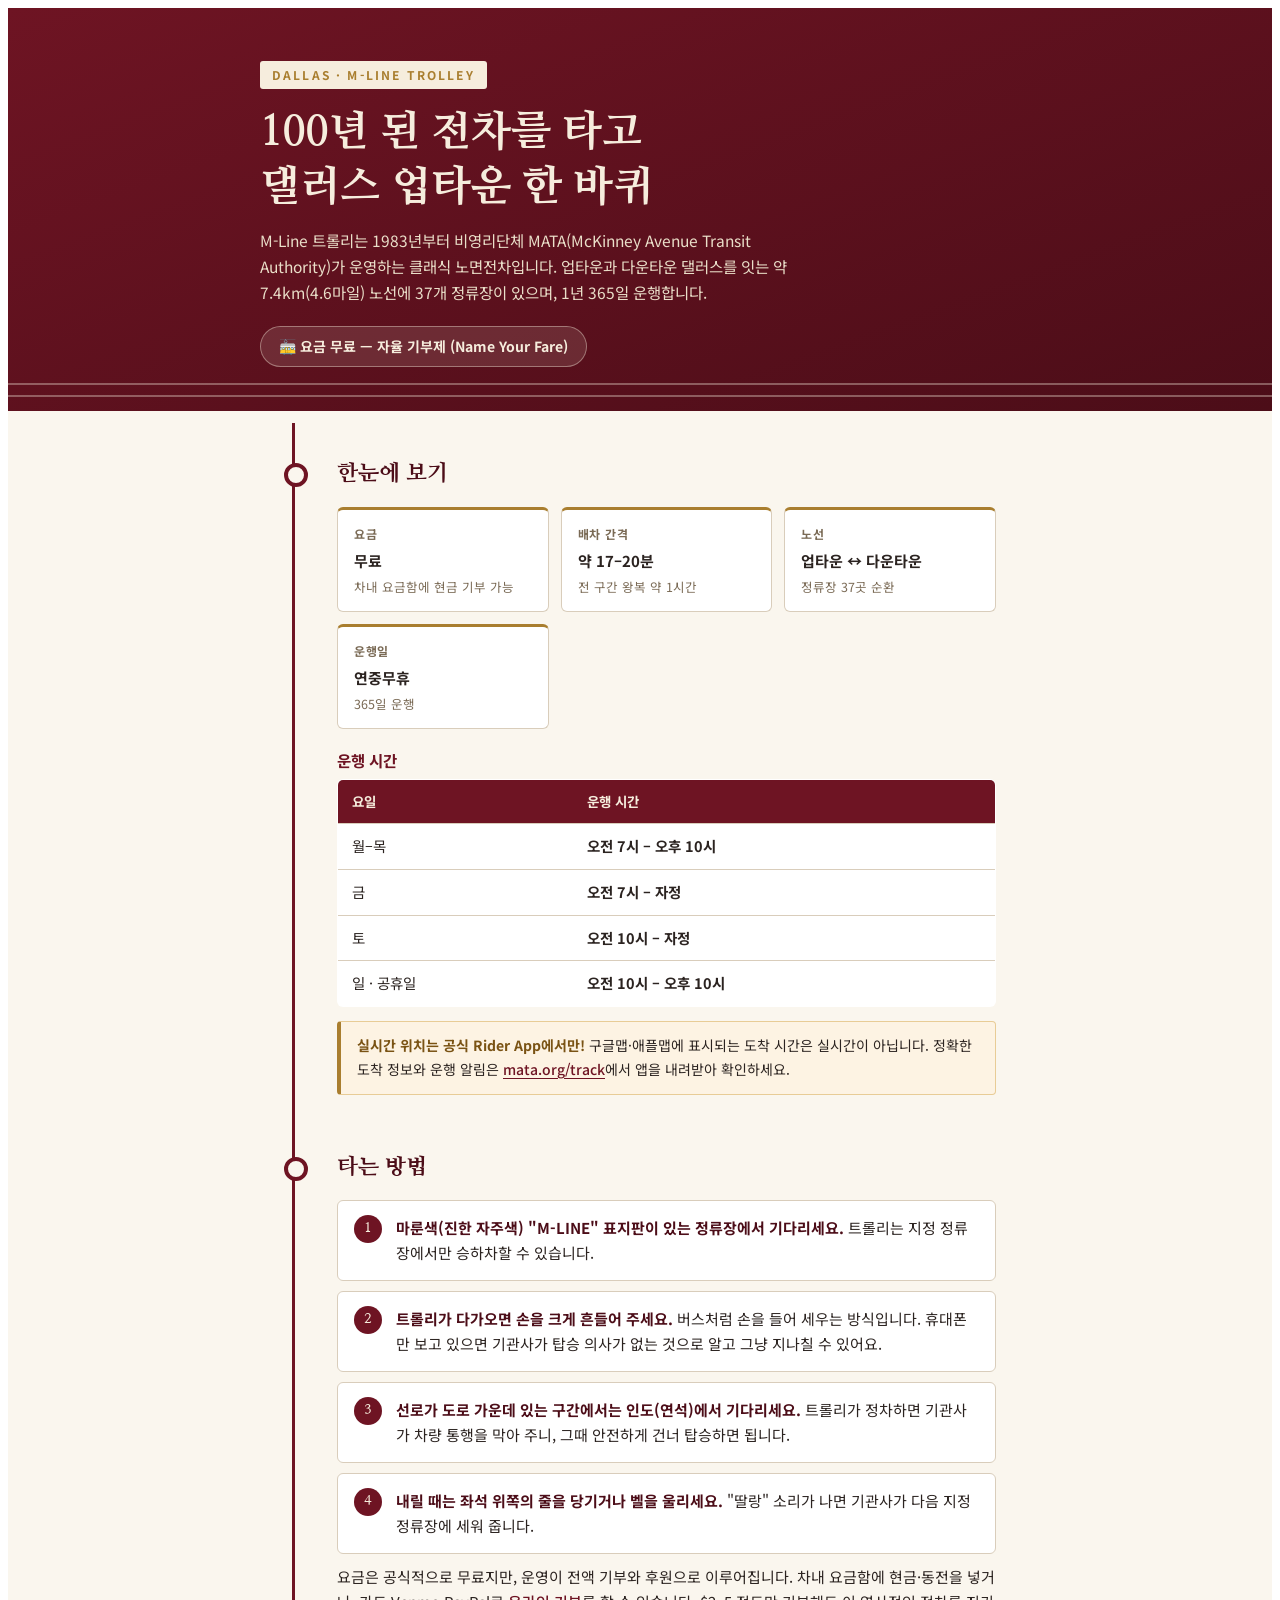
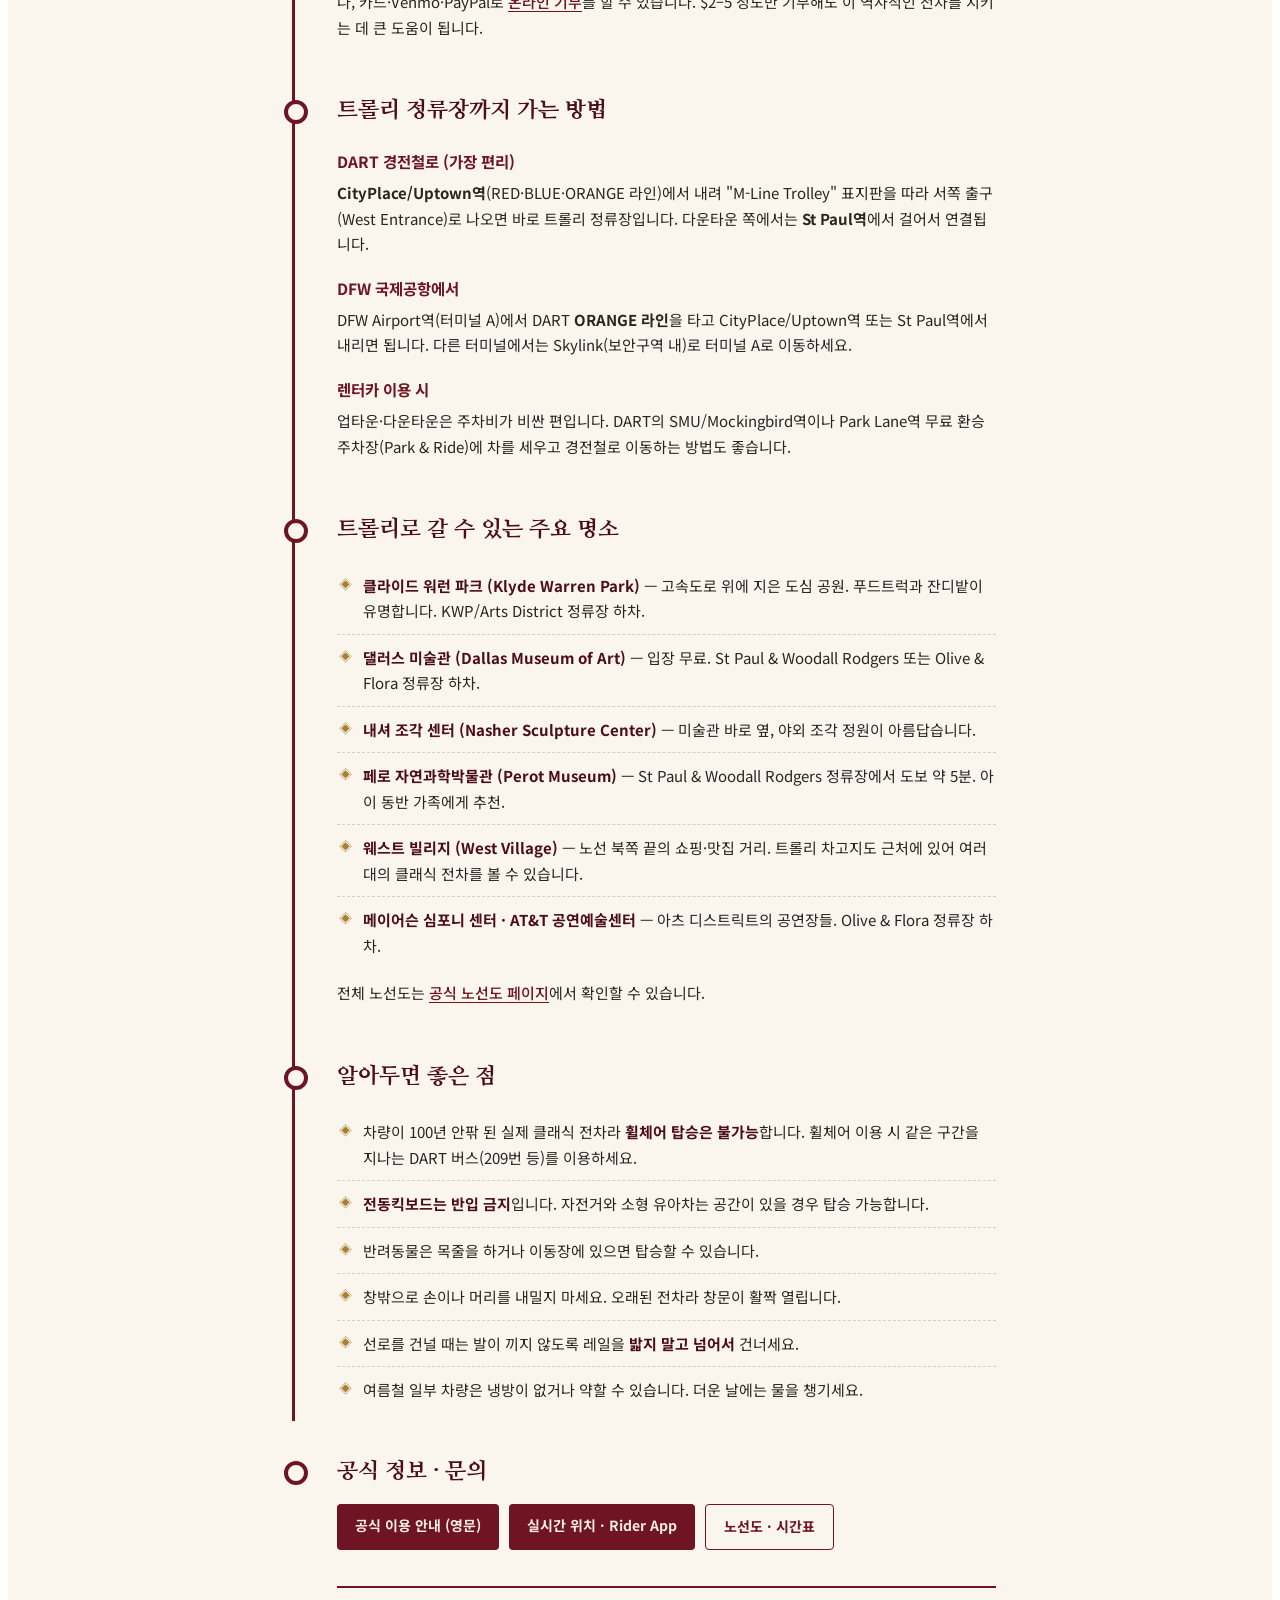
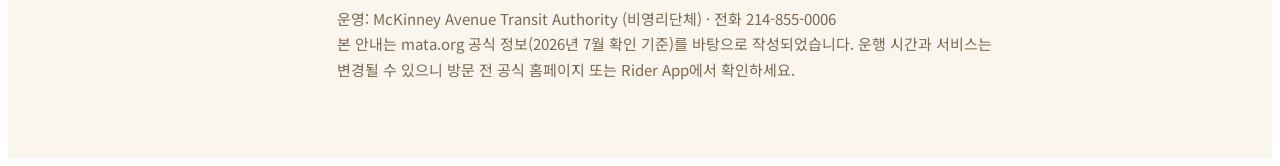
<file: resources/mline-trolley-guide-ko.html>
<!DOCTYPE html>
<html lang="ko">
<head>
<meta charset="UTF-8">
<meta name="viewport" content="width=device-width, initial-scale=1.0">
<title>M-Line 트롤리 이용 안내 | 댈러스</title>
<!--
  ═══════════════════════════════════════════════════════════════
  [개발자 통합 안내 / Integration Notes]

  이 파일은 기존 여행 안내 web app에 "독립 탭"으로 추가하기 위한
  단일 파일(self-contained) 페이지입니다.

  통합 방법:
  1. <style> 블록과 <section id="mline-tab"> 전체를 복사해
     탭 콘텐츠 영역에 붙여넣으면 됩니다.
  2. 모든 CSS 선택자는 #mline-tab 하위로 스코프되어 있어
     호스트 앱의 스타일과 충돌하지 않습니다.
  3. 외부 의존성: Google Fonts (Noto Sans KR, Nanum Myeongjo) 1건.
     오프라인/폰트 미로드 시 시스템 폰트로 자동 폴백됩니다.
  4. JavaScript 없음. 순수 HTML/CSS입니다.

  정보 출처: mata.org (2026-07 확인 기준).
  운행시간·연결편은 변경될 수 있으므로 주기적 확인을 권장합니다.
  ═══════════════════════════════════════════════════════════════
-->
<link rel="preconnect" href="https://fonts.googleapis.com">
<link rel="preconnect" href="https://fonts.gstatic.com" crossorigin>
<link href="https://fonts.googleapis.com/css2?family=Nanum+Myeongjo:wght@700;800&family=Noto+Sans+KR:wght@400;500;700&display=swap" rel="stylesheet">
<style>
  /* ── 전체 스타일은 #mline-tab 하위로 스코프됨 ── */
  #mline-tab {
    --ml-maroon: #6E1423;        /* M-LINE 정류장 표지판의 마룬 색 */
    --ml-maroon-deep: #4C0D18;
    --ml-brass: #A97E2F;         /* 전차 내부 황동 장식 */
    --ml-paper: #FAF6EE;
    --ml-ink: #2B2320;
    --ml-line: #D9CDBB;
    font-family: 'Noto Sans KR', 'Apple SD Gothic Neo', 'Malgun Gothic', sans-serif;
    color: var(--ml-ink);
    background: var(--ml-paper);
    line-height: 1.7;
    margin: 0;
    -webkit-font-smoothing: antialiased;
  }
  #mline-tab * { box-sizing: border-box; }
  #mline-tab a { color: var(--ml-maroon); font-weight: 500; text-decoration-thickness: 1px; text-underline-offset: 3px; }
  #mline-tab a:hover { color: var(--ml-brass); }
  #mline-tab a:focus-visible { outline: 2px solid var(--ml-brass); outline-offset: 2px; border-radius: 2px; }

  /* ── 헤더 ── */
  #mline-tab .ml-hero {
    background: linear-gradient(160deg, var(--ml-maroon) 0%, var(--ml-maroon-deep) 100%);
    color: #F6EDDD;
    padding: 52px 24px 44px;
    position: relative;
    overflow: hidden;
  }
  #mline-tab .ml-hero::after { /* 전차 레일을 암시하는 두 줄 */
    content: "";
    position: absolute; left: 0; right: 0; bottom: 14px;
    height: 10px;
    border-top: 2px solid rgba(246,237,221,.35);
    border-bottom: 2px solid rgba(246,237,221,.35);
  }
  #mline-tab .ml-hero-inner { max-width: 760px; margin: 0 auto; }
  #mline-tab .ml-eyebrow {
    display: inline-block;
    font-size: 12px; letter-spacing: .18em; font-weight: 700;
    color: var(--ml-brass);
    background: #F6EDDD;
    padding: 4px 12px; border-radius: 3px;
    margin-bottom: 16px;
  }
  #mline-tab h1 {
    font-family: 'Nanum Myeongjo', serif;
    font-size: clamp(28px, 5vw, 42px);
    font-weight: 800;
    margin: 0 0 12px;
    line-height: 1.3;
  }
  #mline-tab .ml-hero p { margin: 0; max-width: 560px; font-size: 15.5px; color: #EADFC9; }
  #mline-tab .ml-free-badge {
    display: inline-flex; align-items: center; gap: 8px;
    margin-top: 20px;
    background: rgba(246,237,221,.12);
    border: 1px solid rgba(246,237,221,.4);
    border-radius: 999px;
    padding: 8px 18px;
    font-size: 14px; font-weight: 700;
  }

  /* ── 노선도 모티프: 왼쪽 세로 라인 + 정류장 동그라미 ── */
  #mline-tab .ml-body { max-width: 760px; margin: 0 auto; padding: 12px 24px 56px; }
  #mline-tab .ml-stop {
    position: relative;
    padding: 32px 0 8px 42px;
    border-left: 3px solid var(--ml-maroon);
    margin-left: 8px;
  }
  #mline-tab .ml-stop:last-of-type { border-left-color: transparent; }
  #mline-tab .ml-stop::before { /* 정류장 마커 */
    content: "";
    position: absolute; left: -11px; top: 40px;
    width: 16px; height: 16px;
    background: var(--ml-paper);
    border: 4px solid var(--ml-maroon);
    border-radius: 50%;
  }
  #mline-tab h2 {
    font-family: 'Nanum Myeongjo', serif;
    font-size: 22px; font-weight: 800;
    color: var(--ml-maroon-deep);
    margin: 0 0 14px;
  }
  #mline-tab h3 { font-size: 15.5px; margin: 18px 0 6px; color: var(--ml-maroon); }
  #mline-tab p { margin: 0 0 12px; font-size: 15px; }

  /* ── 기본 정보 카드 ── */
  #mline-tab .ml-facts {
    display: grid;
    grid-template-columns: repeat(auto-fit, minmax(160px, 1fr));
    gap: 12px;
    margin: 4px 0 8px;
  }
  #mline-tab .ml-fact {
    background: #fff;
    border: 1px solid var(--ml-line);
    border-top: 3px solid var(--ml-brass);
    border-radius: 6px;
    padding: 14px 16px;
  }
  #mline-tab .ml-fact dt { font-size: 12px; letter-spacing: .06em; color: #7A6A55; font-weight: 700; margin-bottom: 4px; }
  #mline-tab .ml-fact dd { margin: 0; font-size: 15px; font-weight: 700; color: var(--ml-ink); }
  #mline-tab .ml-fact dd small { display: block; font-weight: 400; font-size: 12.5px; color: #7A6A55; margin-top: 2px; }

  /* ── 운행시간 표 ── */
  #mline-tab table {
    width: 100%; border-collapse: collapse;
    background: #fff; border: 1px solid var(--ml-line); border-radius: 6px;
    overflow: hidden; font-size: 14.5px;
  }
  #mline-tab th, #mline-tab td { padding: 10px 14px; text-align: left; border-bottom: 1px solid var(--ml-line); }
  #mline-tab th { background: var(--ml-maroon); color: #F6EDDD; font-weight: 700; font-size: 13.5px; }
  #mline-tab tr:last-child td { border-bottom: none; }
  #mline-tab td:last-child { font-weight: 700; white-space: nowrap; }

  /* ── 타는 방법 단계 ── */
  #mline-tab .ml-steps { list-style: none; margin: 0; padding: 0; counter-reset: step; }
  #mline-tab .ml-steps li {
    counter-increment: step;
    position: relative;
    background: #fff; border: 1px solid var(--ml-line); border-radius: 6px;
    padding: 14px 16px 14px 58px;
    margin-bottom: 10px;
    font-size: 15px;
  }
  #mline-tab .ml-steps li::before {
    content: counter(step);
    position: absolute; left: 16px; top: 14px;
    width: 28px; height: 28px;
    background: var(--ml-maroon); color: #F6EDDD;
    border-radius: 50%;
    display: flex; align-items: center; justify-content: center;
    font-weight: 700; font-size: 14px;
    font-family: 'Nanum Myeongjo', serif;
  }
  #mline-tab .ml-steps strong { color: var(--ml-maroon-deep); }

  /* ── 주의/팁 박스 ── */
  #mline-tab .ml-note {
    background: #FDF3E3;
    border: 1px solid #E8CC96;
    border-left: 4px solid var(--ml-brass);
    border-radius: 4px;
    padding: 12px 16px;
    font-size: 14px;
    margin: 14px 0;
  }
  #mline-tab .ml-note strong { color: #7A5314; }

  /* ── 명소 리스트 ── */
  #mline-tab .ml-spots { list-style: none; padding: 0; margin: 0; }
  #mline-tab .ml-spots li {
    padding: 10px 0 10px 26px;
    border-bottom: 1px dashed var(--ml-line);
    position: relative;
    font-size: 15px;
  }
  #mline-tab .ml-spots li::before {
    content: "◈";
    position: absolute; left: 2px; color: var(--ml-brass); font-size: 13px;
  }
  #mline-tab .ml-spots li:last-child { border-bottom: none; }
  #mline-tab .ml-spots strong { color: var(--ml-maroon-deep); }

  /* ── 링크/푸터 ── */
  #mline-tab .ml-links { display: flex; flex-wrap: wrap; gap: 10px; margin-top: 6px; }
  #mline-tab .ml-links a {
    display: inline-block;
    background: var(--ml-maroon); color: #F6EDDD;
    text-decoration: none;
    padding: 10px 18px; border-radius: 4px;
    font-size: 14px; font-weight: 700;
  }
  #mline-tab .ml-links a:hover { background: var(--ml-maroon-deep); color: #fff; }
  #mline-tab .ml-links a.ml-secondary { background: transparent; color: var(--ml-maroon); border: 1.5px solid var(--ml-maroon); }
  #mline-tab .ml-footer {
    margin-top: 36px; padding-top: 18px;
    border-top: 2px solid var(--ml-maroon);
    font-size: 12.5px; color: #7A6A55;
  }

  @media (max-width: 480px) {
    #mline-tab .ml-hero { padding: 40px 18px 38px; }
    #mline-tab .ml-body { padding: 8px 16px 44px; }
    #mline-tab .ml-stop { padding-left: 30px; }
  }
  @media (prefers-reduced-motion: reduce) {
    #mline-tab * { transition: none !important; animation: none !important; }
  }
</style>
</head>
<body>

<section id="mline-tab">

  <header class="ml-hero">
    <div class="ml-hero-inner">
      <span class="ml-eyebrow">DALLAS · M-LINE TROLLEY</span>
      <h1>100년 된 전차를 타고<br>댈러스 업타운 한 바퀴</h1>
      <p>M-Line 트롤리는 1983년부터 비영리단체 MATA(McKinney Avenue Transit Authority)가
      운영하는 클래식 노면전차입니다. 업타운과 다운타운 댈러스를 잇는 약 7.4km(4.6마일)
      노선에 37개 정류장이 있으며, 1년 365일 운행합니다.</p>
      <span class="ml-free-badge">🚋 요금 무료 — 자율 기부제 (Name Your Fare)</span>
    </div>
  </header>

  <div class="ml-body">

    <!-- 기본 정보 -->
    <section class="ml-stop" aria-labelledby="ml-h-basics">
      <h2 id="ml-h-basics">한눈에 보기</h2>
      <dl class="ml-facts">
        <div class="ml-fact">
          <dt>요금</dt>
          <dd>무료<small>차내 요금함에 현금 기부 가능</small></dd>
        </div>
        <div class="ml-fact">
          <dt>배차 간격</dt>
          <dd>약 17–20분<small>전 구간 왕복 약 1시간</small></dd>
        </div>
        <div class="ml-fact">
          <dt>노선</dt>
          <dd>업타운 ↔ 다운타운<small>정류장 37곳 순환</small></dd>
        </div>
        <div class="ml-fact">
          <dt>운행일</dt>
          <dd>연중무휴<small>365일 운행</small></dd>
        </div>
      </dl>

      <h3>운행 시간</h3>
      <table>
        <thead><tr><th scope="col">요일</th><th scope="col">운행 시간</th></tr></thead>
        <tbody>
          <tr><td>월–목</td><td>오전 7시 – 오후 10시</td></tr>
          <tr><td>금</td><td>오전 7시 – 자정</td></tr>
          <tr><td>토</td><td>오전 10시 – 자정</td></tr>
          <tr><td>일 · 공휴일</td><td>오전 10시 – 오후 10시</td></tr>
        </tbody>
      </table>
      <div class="ml-note">
        <strong>실시간 위치는 공식 Rider App에서만!</strong> 구글맵·애플맵에 표시되는
        도착 시간은 실시간이 아닙니다. 정확한 도착 정보와 운행 알림은
        <a href="https://mata.org/track" target="_blank" rel="noopener">mata.org/track</a>에서
        앱을 내려받아 확인하세요.
      </div>
    </section>

    <!-- 타는 방법 -->
    <section class="ml-stop" aria-labelledby="ml-h-howto">
      <h2 id="ml-h-howto">타는 방법</h2>
      <ol class="ml-steps">
        <li><strong>마룬색(진한 자주색) "M-LINE" 표지판이 있는 정류장에서 기다리세요.</strong>
          트롤리는 지정 정류장에서만 승하차할 수 있습니다.</li>
        <li><strong>트롤리가 다가오면 손을 크게 흔들어 주세요.</strong>
          버스처럼 손을 들어 세우는 방식입니다. 휴대폰만 보고 있으면 기관사가
          탑승 의사가 없는 것으로 알고 그냥 지나칠 수 있어요.</li>
        <li><strong>선로가 도로 가운데 있는 구간에서는 인도(연석)에서 기다리세요.</strong>
          트롤리가 정차하면 기관사가 차량 통행을 막아 주니, 그때 안전하게 건너 탑승하면 됩니다.</li>
        <li><strong>내릴 때는 좌석 위쪽의 줄을 당기거나 벨을 울리세요.</strong>
          "딸랑" 소리가 나면 기관사가 다음 지정 정류장에 세워 줍니다.</li>
      </ol>
      <p>요금은 공식적으로 무료지만, 운영이 전액 기부와 후원으로 이루어집니다.
      차내 요금함에 현금·동전을 넣거나, 카드·Venmo·PayPal로
      <a href="https://mata.org/fare" target="_blank" rel="noopener">온라인 기부</a>를 할 수 있습니다.
      $2–5 정도만 기부해도 이 역사적인 전차를 지키는 데 큰 도움이 됩니다.</p>
    </section>

    <!-- 가는 방법 -->
    <section class="ml-stop" aria-labelledby="ml-h-access">
      <h2 id="ml-h-access">트롤리 정류장까지 가는 방법</h2>
      <h3>DART 경전철로 (가장 편리)</h3>
      <p><strong>CityPlace/Uptown역</strong>(RED·BLUE·ORANGE 라인)에서 내려
      "M-Line Trolley" 표지판을 따라 서쪽 출구(West Entrance)로 나오면 바로 트롤리 정류장입니다.
      다운타운 쪽에서는 <strong>St Paul역</strong>에서 걸어서 연결됩니다.</p>
      <h3>DFW 국제공항에서</h3>
      <p>DFW Airport역(터미널 A)에서 DART <strong>ORANGE 라인</strong>을 타고
      CityPlace/Uptown역 또는 St Paul역에서 내리면 됩니다. 다른 터미널에서는
      Skylink(보안구역 내)로 터미널 A로 이동하세요.</p>
      <h3>렌터카 이용 시</h3>
      <p>업타운·다운타운은 주차비가 비싼 편입니다. DART의
      SMU/Mockingbird역이나 Park Lane역 무료 환승주차장(Park &amp; Ride)에 차를 세우고
      경전철로 이동하는 방법도 좋습니다.</p>
    </section>

    <!-- 주요 명소 -->
    <section class="ml-stop" aria-labelledby="ml-h-spots">
      <h2 id="ml-h-spots">트롤리로 갈 수 있는 주요 명소</h2>
      <ul class="ml-spots">
        <li><strong>클라이드 워런 파크 (Klyde Warren Park)</strong> — 고속도로 위에 지은 도심 공원.
          푸드트럭과 잔디밭이 유명합니다. KWP/Arts District 정류장 하차.</li>
        <li><strong>댈러스 미술관 (Dallas Museum of Art)</strong> — 입장 무료.
          St Paul &amp; Woodall Rodgers 또는 Olive &amp; Flora 정류장 하차.</li>
        <li><strong>내셔 조각 센터 (Nasher Sculpture Center)</strong> — 미술관 바로 옆,
          야외 조각 정원이 아름답습니다.</li>
        <li><strong>페로 자연과학박물관 (Perot Museum)</strong> — St Paul &amp; Woodall Rodgers
          정류장에서 도보 약 5분. 아이 동반 가족에게 추천.</li>
        <li><strong>웨스트 빌리지 (West Village)</strong> — 노선 북쪽 끝의 쇼핑·맛집 거리.
          트롤리 차고지도 근처에 있어 여러 대의 클래식 전차를 볼 수 있습니다.</li>
        <li><strong>메이어슨 심포니 센터 · AT&amp;T 공연예술센터</strong> — 아츠 디스트릭트의
          공연장들. Olive &amp; Flora 정류장 하차.</li>
      </ul>
      <p style="margin-top:12px;">전체 노선도는
      <a href="https://www.mata.org/ride/route-map/" target="_blank" rel="noopener">공식 노선도 페이지</a>에서
      확인할 수 있습니다.</p>
    </section>

    <!-- 알아두면 좋은 점 -->
    <section class="ml-stop" aria-labelledby="ml-h-tips">
      <h2 id="ml-h-tips">알아두면 좋은 점</h2>
      <ul class="ml-spots">
        <li>차량이 100년 안팎 된 실제 클래식 전차라 <strong>휠체어 탑승은 불가능</strong>합니다.
          휠체어 이용 시 같은 구간을 지나는 DART 버스(209번 등)를 이용하세요.</li>
        <li><strong>전동킥보드는 반입 금지</strong>입니다. 자전거와 소형 유아차는
          공간이 있을 경우 탑승 가능합니다.</li>
        <li>반려동물은 목줄을 하거나 이동장에 있으면 탑승할 수 있습니다.</li>
        <li>창밖으로 손이나 머리를 내밀지 마세요. 오래된 전차라 창문이 활짝 열립니다.</li>
        <li>선로를 건널 때는 발이 끼지 않도록 레일을 <strong>밟지 말고 넘어서</strong> 건너세요.</li>
        <li>여름철 일부 차량은 냉방이 없거나 약할 수 있습니다. 더운 날에는 물을 챙기세요.</li>
      </ul>
    </section>

    <!-- 링크 -->
    <section class="ml-stop" aria-labelledby="ml-h-links">
      <h2 id="ml-h-links">공식 정보 · 문의</h2>
      <div class="ml-links">
        <a href="https://www.mata.org/ride/" target="_blank" rel="noopener">공식 이용 안내 (영문)</a>
        <a href="https://mata.org/track" target="_blank" rel="noopener">실시간 위치 · Rider App</a>
        <a href="https://www.mata.org/ride/route-map/" target="_blank" rel="noopener" class="ml-secondary">노선도 · 시간표</a>
      </div>
      <div class="ml-footer">
        <p>운영: McKinney Avenue Transit Authority (비영리단체) · 전화 214-855-0006<br>
        본 안내는 mata.org 공식 정보(2026년 7월 확인 기준)를 바탕으로 작성되었습니다.
        운행 시간과 서비스는 변경될 수 있으니 방문 전 공식 홈페이지 또는 Rider App에서 확인하세요.</p>
      </div>
    </section>

  </div>
</section>

</body>
</html>
</file>
<file: css/style.css>
:root {
  --ink: #102f46;
  --ink-deep: #081d2b;
  --blue: #7f99a8;
  --blue-pale: #cbd5d8;
  --red: #a5242f;
  --cream: #efe5d3;
  --paper: #f7f1e6;
  --paper-bright: #fffaf1;
  --line: rgba(16, 47, 70, 0.2);
  --shadow: 0 24px 70px rgba(8, 29, 43, 0.14);
  --display: "Iowan Old Style", "Baskerville", "Times New Roman", serif;
  --body: "Avenir Next", "Noto Sans KR", "Apple SD Gothic Neo", sans-serif;
}

*,
*::before,
*::after {
  box-sizing: border-box;
}

html {
  scroll-behavior: smooth;
  background: var(--paper);
}

body {
  margin: 0;
  min-width: 320px;
  overflow-x: clip;
  color: var(--ink);
  background:
    radial-gradient(circle at 8% 12%, rgba(165, 36, 47, 0.055), transparent 25rem),
    radial-gradient(circle at 92% 54%, rgba(127, 153, 168, 0.12), transparent 28rem),
    repeating-linear-gradient(95deg, rgba(16, 47, 70, 0.018) 0 1px, transparent 1px 5px),
    var(--paper);
  font-family: var(--body);
  line-height: 1.65;
  text-rendering: optimizeLegibility;
}

body::before {
  position: fixed;
  inset: 0;
  z-index: 20;
  opacity: 0.13;
  pointer-events: none;
  content: "";
  background-image: url("data:image/svg+xml,%3Csvg viewBox='0 0 180 180' xmlns='http://www.w3.org/2000/svg'%3E%3Cfilter id='n'%3E%3CfeTurbulence type='fractalNoise' baseFrequency='.85' numOctaves='2' stitchTiles='stitch'/%3E%3C/filter%3E%3Crect width='100%25' height='100%25' filter='url(%23n)' opacity='.17'/%3E%3C/svg%3E");
}

a {
  color: inherit;
  text-decoration: none;
}

img {
  display: block;
  max-width: 100%;
}

button,
summary,
a {
  -webkit-tap-highlight-color: transparent;
}

:focus-visible {
  outline: 3px solid var(--red);
  outline-offset: 4px;
}

.visually-hidden {
  position: absolute;
  width: 1px;
  height: 1px;
  padding: 0;
  overflow: hidden;
  clip: rect(0 0 0 0);
  white-space: nowrap;
  border: 0;
}

.dart-link {
  color: inherit;
  font-weight: 800;
  text-decoration: underline;
  text-decoration-color: var(--red);
  text-decoration-thickness: 2px;
  text-underline-offset: 0.18em;
}

.skip-link {
  position: fixed;
  top: 0.75rem;
  left: 0.75rem;
  z-index: 100;
  padding: 0.7rem 1rem;
  color: white;
  background: var(--red);
  font-weight: 700;
  transform: translateY(-160%);
  transition: transform 160ms ease;
}

.skip-link:focus {
  transform: translateY(0);
}

.site-header {
  position: relative;
  z-index: 10;
  display: grid;
  grid-template-columns: auto minmax(0, 1fr);
  align-items: center;
  min-height: 94px;
  padding: 0 3.5vw;
  border-bottom: 1px solid rgba(247, 241, 230, 0.18);
  color: var(--paper-bright);
  background: var(--ink-deep);
}

.brand {
  display: inline-flex;
  align-items: center;
  gap: 0.85rem;
  min-width: max-content;
  padding-right: 2rem;
}

.brand img {
  width: 58px;
  height: 58px;
  border: 2px solid rgba(255, 250, 241, 0.7);
  border-radius: 50%;
  object-fit: cover;
  box-shadow: 0 7px 20px rgba(0, 0, 0, 0.22);
}

.brand span {
  display: flex;
  flex-direction: column;
  line-height: 1;
}

.brand strong {
  font-family: var(--display);
  font-size: 1.1rem;
  letter-spacing: 0.09em;
}

.brand small {
  margin-top: 0.4rem;
  color: var(--blue-pale);
  font-size: 0.64rem;
  font-weight: 700;
  letter-spacing: 0.16em;
  text-transform: uppercase;
}

.date-nav {
  display: flex;
  justify-content: flex-end;
  min-width: 0;
}

.date-nav a {
  position: relative;
  display: flex;
  align-items: baseline;
  gap: 0.45rem;
  min-height: 94px;
  padding: 2.15rem clamp(0.7rem, 1.4vw, 1.35rem);
  border-left: 1px solid rgba(247, 241, 230, 0.1);
  color: rgba(255, 250, 241, 0.65);
  white-space: nowrap;
  transition: color 180ms ease, background 180ms ease;
}

.date-nav a:hover,
.date-nav a[aria-current="page"] {
  color: var(--paper-bright);
  background: rgba(255, 255, 255, 0.06);
}

.date-nav a[aria-current="page"]::after {
  position: absolute;
  right: 0;
  bottom: 0;
  left: 0;
  height: 4px;
  background: var(--red);
  content: "";
}

.date-nav span {
  color: var(--blue);
  font-family: var(--display);
  font-size: 0.78rem;
  font-style: italic;
}

.date-nav strong {
  font-size: 0.72rem;
  letter-spacing: 0.05em;
}

main {
  min-height: 70vh;
}

.loading-state {
  display: flex;
  align-items: center;
  justify-content: center;
  gap: 0.8rem;
  min-height: 70vh;
  font-size: 0.78rem;
  font-weight: 700;
  letter-spacing: 0.16em;
}

.loading-state span {
  width: 1rem;
  height: 1rem;
  border: 2px solid var(--line);
  border-top-color: var(--red);
  border-radius: 50%;
  animation: spin 700ms linear infinite;
}

.page-hero {
  position: relative;
  display: grid;
  align-items: end;
  min-height: min(790px, calc(100vh - 94px));
  overflow: hidden;
  isolation: isolate;
  color: var(--paper-bright);
  background: var(--ink-deep);
}

.hero-media,
.hero-wash {
  position: absolute;
  inset: 0;
}

.hero-media {
  z-index: -3;
}

.hero-image,
.hero-placeholder,
.runtime-fallback {
  width: 100%;
  height: 100%;
}

.hero-image {
  object-fit: cover;
  filter: saturate(0.78) contrast(1.08);
  animation: hero-settle 1.4s cubic-bezier(0.2, 0.7, 0.2, 1) both;
}

.hero-wash {
  z-index: -2;
  background:
    linear-gradient(90deg, rgba(8, 29, 43, 0.96) 0%, rgba(8, 29, 43, 0.75) 42%, rgba(8, 29, 43, 0.2) 78%),
    linear-gradient(0deg, rgba(8, 29, 43, 0.88), transparent 48%);
}

.hero-copy {
  width: min(900px, 78vw);
  margin: 0 0 clamp(5rem, 11vh, 8.5rem) clamp(1.5rem, 8vw, 8.5rem);
  animation: copy-arrive 750ms 120ms both;
}

.eyebrow {
  margin: 0 0 1rem;
  color: var(--red);
  font-size: 0.67rem;
  font-weight: 800;
  letter-spacing: 0.25em;
  text-transform: uppercase;
}

.page-hero .eyebrow {
  color: #e9a7a6;
}

.hero-date {
  display: inline-block;
  margin: 0 0 1.25rem;
  padding: 0.35rem 0.65rem;
  border: 1px solid rgba(255, 250, 241, 0.45);
  color: var(--paper-bright);
  font-size: 0.68rem;
  font-weight: 800;
  letter-spacing: 0.1em;
  text-transform: uppercase;
}

.hero-copy h1 {
  max-width: 900px;
  margin: 0;
  font-family: var(--display);
  font-size: clamp(3.7rem, 7.2vw, 7.5rem);
  font-weight: 400;
  letter-spacing: -0.055em;
  line-height: 0.85;
  text-wrap: balance;
}

.hero-summary {
  max-width: 610px;
  margin: 2rem 0 0;
  color: rgba(255, 250, 241, 0.79);
  font-size: clamp(0.98rem, 1.4vw, 1.2rem);
  line-height: 1.75;
}

.hero-caption {
  margin: 1.6rem 0 0;
  color: var(--blue-pale);
  font-size: 0.62rem;
  font-weight: 700;
  letter-spacing: 0.17em;
}

.hero-compass {
  position: absolute;
  top: 7%;
  right: 5%;
  display: grid;
  place-items: center;
  width: 96px;
  height: 96px;
  border: 1px solid rgba(255, 250, 241, 0.35);
  border-radius: 50%;
  font-family: var(--display);
  font-size: 0.68rem;
}

.hero-compass::before,
.hero-compass::after {
  position: absolute;
  background: rgba(255, 250, 241, 0.28);
  content: "";
}

.hero-compass::before {
  width: 1px;
  height: 130%;
}

.hero-compass::after {
  width: 130%;
  height: 1px;
}

.hero-compass span:first-child {
  position: absolute;
  top: 8px;
}

.hero-compass span:last-child {
  position: absolute;
  bottom: 8px;
}

.hero-compass i {
  width: 10px;
  height: 10px;
  background: var(--red);
  transform: rotate(45deg);
}

.scroll-cue {
  position: absolute;
  right: clamp(1.5rem, 5vw, 5rem);
  bottom: 2.4rem;
  display: inline-flex;
  align-items: center;
  gap: 0.8rem;
  padding-bottom: 0.25rem;
  border-bottom: 1px solid rgba(255, 250, 241, 0.6);
  font-size: 0.72rem;
  font-weight: 700;
  letter-spacing: 0.1em;
}

.scroll-cue span {
  color: #e9a7a6;
  font-size: 1rem;
}

.content-section {
  width: min(1240px, calc(100% - 3rem));
  margin: 0 auto;
  padding: clamp(5rem, 10vw, 9rem) 0;
}

.content-section + .content-section {
  border-top: 1px solid var(--line);
}

.section-heading {
  display: grid;
  grid-template-columns: minmax(240px, 0.9fr) minmax(300px, 1.1fr);
  column-gap: clamp(2rem, 7vw, 8rem);
  align-items: end;
  margin-bottom: clamp(3rem, 7vw, 5.5rem);
}

.section-heading .eyebrow {
  grid-column: 1 / -1;
}

.section-heading h2,
.field-note h2,
.error-state h1 {
  margin: 0;
  font-family: var(--display);
  font-size: clamp(2.6rem, 5.3vw, 5rem);
  font-weight: 400;
  letter-spacing: -0.045em;
  line-height: 0.98;
}

.section-heading > p:last-child {
  max-width: 560px;
  margin: 0;
  color: rgba(16, 47, 70, 0.68);
  font-size: 1rem;
}

.day-grid {
  display: grid;
  grid-template-columns: repeat(2, minmax(0, 1fr));
  gap: clamp(1rem, 2.5vw, 2rem);
}

.sans-theme {
  position: relative;
  display: grid;
  grid-template-columns: minmax(230px, 0.75fr) minmax(480px, 1.5fr);
  gap: clamp(2rem, 6vw, 6rem);
  padding: clamp(2.5rem, 6vw, 5.5rem);
  overflow: hidden;
  color: var(--paper-bright);
  background:
    linear-gradient(125deg, rgba(165, 36, 47, 0.26), transparent 42%),
    var(--ink-deep);
  box-shadow: var(--shadow);
}

.sans-theme::after {
  position: absolute;
  right: -3rem;
  bottom: -8rem;
  color: rgba(255, 250, 241, 0.035);
  content: "S";
  font-family: var(--display);
  font-size: 30rem;
  line-height: 1;
  pointer-events: none;
}

.sans-theme-intro,
.sans-letter-grid,
.sans-closing {
  position: relative;
  z-index: 1;
}

.sans-theme .eyebrow {
  color: #e9a7a6;
}

.sans-theme-intro h2 {
  margin: 0;
  font-family: var(--display);
  font-size: clamp(4rem, 8vw, 7.5rem);
  font-weight: 400;
  letter-spacing: -0.06em;
  line-height: 0.8;
}

.sans-theme-intro > p:last-child {
  max-width: 330px;
  margin: 2rem 0 0;
  color: rgba(255, 250, 241, 0.72);
}

.sans-letter-grid {
  display: grid;
  grid-template-columns: repeat(2, minmax(0, 1fr));
  gap: 1px;
  background: rgba(255, 250, 241, 0.17);
}

.sans-letter {
  display: grid;
  grid-template-columns: auto 1fr;
  gap: 1.15rem;
  align-items: center;
  min-height: 155px;
  padding: clamp(1.3rem, 2.5vw, 2.2rem);
  background: rgba(8, 29, 43, 0.93);
}

.sans-letter > strong {
  color: var(--red);
  font-family: var(--display);
  font-size: clamp(2.5rem, 4.8vw, 4.2rem);
  font-weight: 400;
  line-height: 1;
}

.sans-letter h3,
.sans-letter p {
  margin: 0;
}

.sans-letter h3 {
  font-family: var(--display);
  font-size: clamp(1.35rem, 2.5vw, 2rem);
  font-weight: 400;
}

.sans-letter p {
  margin-top: 0.3rem;
  color: var(--blue-pale);
  font-size: 0.73rem;
  font-weight: 700;
  letter-spacing: 0.08em;
}

.sans-closing {
  grid-column: 1 / -1;
  max-width: 850px;
  margin: 0;
  padding-top: 2rem;
  border-top: 1px solid rgba(255, 250, 241, 0.18);
  font-family: var(--display);
  font-size: clamp(1.45rem, 2.8vw, 2.5rem);
  letter-spacing: -0.025em;
  line-height: 1.35;
}

.day-card {
  display: grid;
  grid-template-columns: 45% 1fr;
  min-height: 330px;
  overflow: hidden;
  border: 1px solid var(--line);
  background: rgba(255, 250, 241, 0.58);
  box-shadow: 0 12px 35px rgba(8, 29, 43, 0.06);
  transition: transform 230ms ease, box-shadow 230ms ease;
}

.day-card:hover {
  box-shadow: var(--shadow);
  transform: translateY(-6px) rotate(-0.25deg);
}

.day-card-media,
.place-card-media {
  position: relative;
  min-width: 0;
  overflow: hidden;
  background: var(--blue);
}

.day-card-image,
.place-card-image {
  width: 100%;
  height: 100%;
  object-fit: cover;
  filter: saturate(0.82);
  transition: transform 500ms cubic-bezier(0.2, 0.7, 0.2, 1), filter 300ms ease;
}

.day-card:hover img,
.place-card:hover img {
  filter: saturate(1);
  transform: scale(1.035);
}

.day-card-media > span {
  position: absolute;
  top: 1rem;
  left: 1rem;
  display: grid;
  place-items: center;
  width: 2.45rem;
  height: 2.45rem;
  border-radius: 50%;
  color: var(--paper-bright);
  background: var(--red);
  font-family: var(--display);
  font-size: 0.82rem;
}

.day-card-copy {
  display: flex;
  flex-direction: column;
  padding: clamp(1.5rem, 3vw, 2.5rem);
}

.day-card-copy p,
.timeline-time,
.place-tag {
  margin: 0 0 0.85rem;
  color: var(--red);
  font-size: 0.64rem;
  font-weight: 800;
  letter-spacing: 0.13em;
  text-transform: uppercase;
}

.day-card-copy h3 {
  margin: 0;
  font-family: var(--display);
  font-size: clamp(1.8rem, 3vw, 2.7rem);
  font-weight: 400;
  letter-spacing: -0.035em;
  line-height: 1;
}

.day-card-copy > span {
  margin: 1.2rem 0;
  color: rgba(16, 47, 70, 0.65);
  font-size: 0.85rem;
}

.day-card-copy > strong {
  margin-top: auto;
  padding-top: 1rem;
  border-top: 1px solid var(--line);
  font-size: 0.74rem;
  letter-spacing: 0.06em;
}

.day-card-copy i {
  color: var(--red);
  font-style: normal;
}

.timeline {
  position: relative;
  max-width: 1000px;
  margin-left: auto;
}

.timeline::before {
  position: absolute;
  top: 1.2rem;
  bottom: 1.2rem;
  left: 183px;
  width: 1px;
  background: var(--line);
  content: "";
}

.timeline-item {
  position: relative;
  display: grid;
  grid-template-columns: 160px 46px minmax(0, 1fr);
  min-height: 190px;
}

.timeline-time {
  padding: 0.25rem 1rem 0 0;
  text-align: right;
}

.timeline-time span {
  display: block;
  margin-bottom: 0.35rem;
  color: var(--blue);
  font-family: var(--display);
  font-size: 1rem;
  font-style: italic;
  font-weight: 400;
}

.timeline-time strong {
  color: var(--red);
}

.timeline-pin {
  position: relative;
}

.timeline-pin::before {
  position: absolute;
  top: 0.45rem;
  left: 50%;
  width: 11px;
  height: 11px;
  border: 3px solid var(--paper);
  border-radius: 50%;
  background: var(--red);
  box-shadow: 0 0 0 1px var(--red);
  content: "";
  transform: translateX(-50%);
}

.timeline-copy {
  padding: 0 0 3.7rem 1.7rem;
}

.timeline-kicker {
  display: flex;
  flex-wrap: wrap;
  gap: 0.5rem;
  margin-bottom: 0.75rem;
}

.timeline-kicker span {
  padding: 0.22rem 0.5rem;
  border: 1px solid var(--line);
  color: rgba(16, 47, 70, 0.65);
  font-size: 0.61rem;
  font-weight: 700;
  letter-spacing: 0.05em;
}

.timeline-copy h3 {
  margin: 0;
  font-family: var(--display);
  font-size: clamp(1.8rem, 3.2vw, 2.9rem);
  font-weight: 400;
  letter-spacing: -0.035em;
  line-height: 1.08;
}

.timeline-copy > p {
  max-width: 620px;
  margin: 0.85rem 0 0;
  color: rgba(16, 47, 70, 0.68);
}

.timeline-copy .transport {
  color: var(--ink);
  font-size: 0.78rem;
  font-weight: 700;
}

.transport span {
  color: var(--red);
}

.timeline-actions,
.place-card-actions {
  display: flex;
  flex-wrap: wrap;
  gap: 0.8rem;
  align-items: center;
  margin-top: 1.3rem;
}

.status-badge {
  display: inline-flex;
  align-items: center;
  gap: 0.45rem;
  width: fit-content;
  padding: 0.38rem 0.65rem;
  border: 1px solid rgba(165, 36, 47, 0.32);
  color: var(--red);
  background: rgba(165, 36, 47, 0.045);
  font-size: 0.66rem;
  font-weight: 800;
  letter-spacing: 0.06em;
}

.status-badge i {
  width: 6px;
  height: 6px;
  border-radius: 50%;
  background: currentColor;
}

.text-link {
  padding-bottom: 0.1rem;
  border-bottom: 1px solid var(--ink);
  font-size: 0.7rem;
  font-weight: 800;
}

.text-link span,
.button-link span {
  color: var(--red);
}

.calendar-export {
  display: grid;
  grid-template-columns: minmax(260px, 0.85fr) minmax(0, 1.15fr);
  gap: clamp(1.2rem, 3vw, 2.5rem);
  align-items: stretch;
  max-width: 1120px;
  margin-left: auto;
}

.calendar-download-card,
.calendar-google-card {
  min-width: 0;
  border: 1px solid var(--line);
  background: rgba(255, 250, 241, 0.76);
  box-shadow: 0 18px 48px rgba(8, 29, 43, 0.08);
}

.calendar-download-card {
  position: relative;
  display: flex;
  flex-direction: column;
  justify-content: flex-end;
  overflow: hidden;
  padding: clamp(1.5rem, 3vw, 2.6rem);
  color: var(--paper-bright);
  background:
    radial-gradient(circle at top right, rgba(214, 90, 103, 0.82), transparent 32%),
    linear-gradient(145deg, var(--ink-deep), var(--ink));
}

.calendar-download-card::before {
  position: absolute;
  top: -5rem;
  right: -4rem;
  width: 13rem;
  height: 13rem;
  border: 1px solid rgba(255, 250, 241, 0.28);
  border-radius: 50%;
  content: "";
}

.calendar-download-card > * {
  position: relative;
}

.calendar-kicker {
  margin: 0 0 1rem;
  color: var(--red);
  font-size: 0.64rem;
  font-weight: 900;
  letter-spacing: 0.13em;
  text-transform: uppercase;
}

.calendar-download-card .calendar-kicker {
  color: rgba(255, 250, 241, 0.78);
}

.calendar-download-card h3 {
  max-width: 9ch;
  margin: 0;
  font-family: var(--display);
  font-size: clamp(2.4rem, 5vw, 4.8rem);
  font-weight: 400;
  letter-spacing: -0.045em;
  line-height: 0.96;
}

.calendar-download-card p {
  max-width: 28rem;
  color: rgba(255, 250, 241, 0.78);
}

.calendar-download-button {
  display: inline-flex;
  align-items: center;
  justify-content: space-between;
  gap: 1rem;
  width: fit-content;
  min-width: 190px;
  margin-top: 1rem;
  padding: 0.86rem 1rem;
  border: 1px solid rgba(255, 250, 241, 0.38);
  color: var(--ink);
  background: var(--paper-bright);
  cursor: pointer;
  font-size: 0.7rem;
  font-weight: 900;
  letter-spacing: 0.05em;
  text-decoration: none;
  transition: border-color 160ms ease, background 160ms ease, color 160ms ease, transform 160ms ease;
}

.calendar-download-button:hover,
.calendar-download-button.is-downloaded {
  border-color: var(--red);
  color: var(--paper-bright);
  background: var(--red);
  transform: translateY(-1px);
}

.calendar-download-button i {
  color: currentColor;
  font-style: normal;
}

.calendar-download-status {
  min-height: 1.2rem;
  margin-top: 0.55rem;
  color: rgba(255, 250, 241, 0.82);
  font-size: 0.74rem;
}

.calendar-export-note {
  margin-top: 1.2rem;
  padding-top: 1rem;
  border-top: 1px solid rgba(255, 250, 241, 0.24);
  font-size: 0.75rem;
}

.calendar-google-card {
  padding: clamp(1.2rem, 2.6vw, 2rem);
}

.calendar-list-heading {
  display: flex;
  justify-content: space-between;
  gap: 1rem;
  align-items: flex-start;
  padding-bottom: 1rem;
  border-bottom: 1px solid var(--line);
}

.calendar-list-heading strong {
  color: var(--blue);
  font-family: var(--display);
  font-size: 1.2rem;
  font-style: italic;
  font-weight: 400;
  white-space: nowrap;
}

.calendar-event-list {
  display: grid;
  gap: 0;
  margin: 0;
  padding: 0;
  list-style: none;
}

.calendar-event-item {
  display: grid;
  grid-template-columns: minmax(0, 1fr) auto;
  gap: 1rem;
  align-items: center;
  padding: 1.05rem 0;
  border-bottom: 1px solid var(--line);
}

.calendar-event-item time {
  display: block;
  margin-bottom: 0.28rem;
  color: var(--red);
  font-size: 0.64rem;
  font-weight: 900;
  letter-spacing: 0.1em;
  text-transform: uppercase;
}

.calendar-event-item h3 {
  margin: 0;
  font-family: var(--display);
  font-size: clamp(1.45rem, 2.4vw, 2.05rem);
  font-weight: 400;
  letter-spacing: -0.035em;
  line-height: 1.02;
}

.calendar-event-item p {
  margin: 0.34rem 0 0;
  color: rgba(16, 47, 70, 0.62);
  font-size: 0.76rem;
}

.google-calendar-link {
  display: inline-flex;
  align-items: center;
  gap: 0.45rem;
  padding: 0.62rem 0.72rem;
  border: 1px solid var(--line);
  color: var(--ink);
  background: rgba(255, 255, 255, 0.34);
  font-size: 0.65rem;
  font-weight: 900;
  letter-spacing: 0.04em;
  white-space: nowrap;
  transition: border-color 160ms ease, background 160ms ease, color 160ms ease;
}

.google-calendar-link:hover {
  border-color: var(--ink);
  color: var(--paper-bright);
  background: var(--ink);
}

.google-calendar-link span {
  color: var(--red);
}

.place-grid {
  display: grid;
  grid-template-columns: repeat(3, minmax(0, 1fr));
  gap: clamp(1rem, 2.3vw, 2rem);
}

.lunch-grid {
  display: grid;
  grid-template-columns: repeat(2, minmax(0, 1fr));
  gap: clamp(1.4rem, 3vw, 3rem);
  align-items: start;
}

.lunch-card {
  min-width: 0;
  overflow: hidden;
  border: 1px solid var(--line);
  background: rgba(255, 250, 241, 0.72);
  box-shadow: 0 18px 48px rgba(8, 29, 43, 0.08);
  transition: box-shadow 230ms ease, transform 230ms ease;
}

.lunch-card:hover {
  box-shadow: var(--shadow);
  transform: translateY(-5px);
}

.lunch-gallery {
  display: grid;
  grid-template-columns: 1.15fr 0.85fr;
  height: clamp(250px, 28vw, 390px);
  overflow: hidden;
  border-bottom: 1px solid var(--line);
  background: var(--ink-deep);
}

.lunch-gallery > * {
  min-width: 0;
}

.lunch-gallery > * + * {
  border-left: 3px solid var(--paper);
}

.lunch-image {
  width: 100%;
  height: 100%;
  object-fit: cover;
  filter: saturate(0.82) contrast(1.02);
  transition: filter 320ms ease, transform 520ms cubic-bezier(0.2, 0.7, 0.2, 1);
}

.lunch-card:hover .lunch-image {
  filter: saturate(1) contrast(1.02);
  transform: scale(1.035);
}

.lunch-gallery-placeholder {
  grid-column: 1 / -1;
  min-height: 250px;
}

.lunch-card-copy {
  padding: clamp(1.5rem, 3vw, 2.5rem);
}

.lunch-card-heading {
  display: grid;
  grid-template-columns: 62px minmax(0, 1fr);
  gap: 1rem;
  align-items: start;
}

.lunch-card-heading > p {
  margin: 0.35rem 0 0;
  color: var(--red);
  font-size: 0.58rem;
  font-weight: 800;
  letter-spacing: 0.12em;
  line-height: 1.5;
}

.lunch-card-heading h3 {
  margin: 0;
  font-family: var(--display);
  font-size: clamp(1.9rem, 3.2vw, 3rem);
  font-weight: 400;
  letter-spacing: -0.04em;
  line-height: 0.98;
  overflow-wrap: anywhere;
}

.lunch-meta {
  display: flex;
  flex-wrap: wrap;
  gap: 0.55rem;
  margin-top: 1.5rem;
  padding-bottom: 1.25rem;
  border-bottom: 1px solid var(--line);
}

.lunch-meta span {
  padding: 0.34rem 0.6rem;
  border: 1px solid rgba(165, 36, 47, 0.28);
  color: var(--red);
  background: rgba(165, 36, 47, 0.045);
  font-size: 0.62rem;
  font-weight: 800;
  letter-spacing: 0.04em;
}

.lunch-description {
  display: grid;
  grid-template-columns: repeat(2, minmax(0, 1fr));
  gap: clamp(1rem, 2vw, 1.7rem);
  padding-top: 1.35rem;
}

.lunch-description > div + div {
  padding-left: clamp(1rem, 2vw, 1.7rem);
  border-left: 1px solid var(--line);
}

.lunch-description strong,
.lunch-address .address-caption {
  display: block;
  margin-bottom: 0.5rem;
  color: var(--red);
  font-size: 0.56rem;
  font-weight: 800;
  letter-spacing: 0.14em;
}

.lunch-description p {
  margin: 0;
  color: rgba(16, 47, 70, 0.72);
  font-size: 0.79rem;
  line-height: 1.72;
  overflow-wrap: anywhere;
}

.lunch-address {
  margin-top: 1.35rem;
  padding-top: 1.15rem;
  border-top: 1px solid var(--line);
  color: rgba(16, 47, 70, 0.82);
  font-size: 0.72rem;
  font-style: normal;
  line-height: 1.55;
  overflow-wrap: anywhere;
}

.lunch-card-actions {
  display: flex;
  justify-content: flex-end;
  margin-top: 1.25rem;
}

[data-page="lunch"] .hero-copy {
  width: min(980px, calc(100% - 7vw));
}

[data-page="lunch"] .hero-copy h1 {
  max-width: 950px;
  font-size: clamp(4rem, 8vw, 8rem);
}

.place-card {
  display: flex;
  flex-direction: column;
  min-width: 0;
  overflow: hidden;
  border: 1px solid var(--line);
  background: rgba(255, 250, 241, 0.68);
  box-shadow: 0 10px 34px rgba(8, 29, 43, 0.06);
  transition: transform 230ms ease, box-shadow 230ms ease;
}

.place-card:nth-child(3n + 2) {
  transform: translateY(1.8rem);
}

.place-card:hover {
  box-shadow: var(--shadow);
  transform: translateY(-4px);
}

.place-card:nth-child(3n + 2):hover {
  transform: translateY(1.35rem);
}

.place-card-media {
  aspect-ratio: 4 / 3;
  border-bottom: 1px solid var(--line);
}

.place-tag {
  position: absolute;
  right: 1rem;
  bottom: 1rem;
  margin: 0;
  padding: 0.35rem 0.6rem;
  color: var(--paper-bright);
  background: var(--red);
}

.place-card-copy {
  display: flex;
  flex: 1;
  flex-direction: column;
  padding: clamp(1.4rem, 2.5vw, 2.15rem);
}

.place-card-copy h3 {
  margin: 0;
  font-family: var(--display);
  font-size: clamp(1.65rem, 2.5vw, 2.3rem);
  font-weight: 400;
  letter-spacing: -0.035em;
  line-height: 1.05;
}

.place-card-copy > p {
  margin: 1rem 0 0;
  color: rgba(16, 47, 70, 0.65);
  font-size: 0.86rem;
}

.place-address {
  display: grid;
  gap: 0.3rem;
  margin-top: 1.1rem;
  padding-top: 1rem;
  border-top: 1px solid var(--line);
  color: rgba(16, 47, 70, 0.78);
  font-size: 0.73rem;
  font-style: normal;
  line-height: 1.5;
}

.place-address .address-caption {
  color: var(--red);
  font-size: 0.56rem;
  font-weight: 800;
  letter-spacing: 0.14em;
}

.copyable-address {
  display: grid;
  grid-template-columns: minmax(0, 1fr) auto;
  gap: 0.55rem 0.85rem;
  align-items: center;
}

.copyable-address .address-caption {
  grid-column: 1 / -1;
}

.copyable-address .address-text {
  min-width: 0;
  overflow-wrap: anywhere;
}

.copy-address-button {
  display: inline-flex;
  gap: 0.4rem;
  align-items: center;
  justify-content: center;
  min-height: 34px;
  padding: 0.42rem 0.62rem;
  border: 1px solid rgba(16, 47, 70, 0.28);
  color: var(--ink);
  background: rgba(255, 250, 241, 0.72);
  font: inherit;
  font-size: 0.62rem;
  font-weight: 800;
  letter-spacing: 0.03em;
  white-space: nowrap;
  cursor: pointer;
  transition: color 160ms ease, background 160ms ease, border-color 160ms ease, transform 160ms ease;
}

.copy-address-button:hover {
  border-color: var(--ink);
  background: var(--paper-bright);
  transform: translateY(-1px);
}

.copy-address-button.is-copied {
  border-color: #1f7a55;
  color: #176544;
  background: rgba(31, 122, 85, 0.09);
}

.copy-address-button.has-copy-error {
  border-color: var(--red);
  color: var(--red);
}

.copy-address-icon {
  color: var(--red);
  font-size: 0.9rem;
  line-height: 1;
}

.clipboard-fallback {
  position: fixed;
  top: -1000px;
  left: -1000px;
  width: 1px;
  height: 1px;
  opacity: 0;
  pointer-events: none;
}

.place-card-actions {
  margin-top: auto;
  padding-top: 1.5rem;
}

.button-link {
  display: inline-flex;
  align-items: center;
  justify-content: space-between;
  gap: 1rem;
  min-width: 138px;
  padding: 0.72rem 0.85rem;
  color: var(--paper-bright);
  background: var(--ink);
  font-size: 0.68rem;
  font-weight: 800;
  letter-spacing: 0.04em;
  transition: background 160ms ease;
}

.button-link:hover {
  background: var(--red);
}

.button-link:hover span {
  color: white;
}

.resource-list {
  margin-top: 1.25rem;
  border-top: 1px solid var(--line);
}

.resource-list summary {
  display: flex;
  justify-content: space-between;
  padding: 0.9rem 0 0;
  cursor: pointer;
  list-style: none;
  font-size: 0.69rem;
  font-weight: 800;
}

.resource-list summary::-webkit-details-marker {
  display: none;
}

.resource-list summary span {
  color: var(--red);
  font-size: 1rem;
  transition: transform 180ms ease;
}

.resource-list[open] summary span {
  transform: rotate(45deg);
}

.resource-list > div {
  display: grid;
  gap: 0.6rem;
  padding: 0.85rem 0 0;
}

.resource-list a {
  color: rgba(16, 47, 70, 0.72);
  font-size: 0.72rem;
  text-decoration: underline;
  text-decoration-color: var(--blue);
  text-underline-offset: 3px;
}

.text-only-card .place-card-media {
  background: var(--ink);
}

.image-fallback {
  display: grid;
  align-content: center;
  justify-items: center;
  gap: 0.6rem;
  min-height: 100%;
  color: var(--paper-bright);
  background:
    linear-gradient(135deg, transparent 0 49%, rgba(255, 255, 255, 0.08) 49% 51%, transparent 51%),
    var(--ink);
}

.image-fallback span {
  color: var(--red);
  font-size: 1.4rem;
}

.image-fallback strong {
  font-family: var(--display);
  font-size: 0.8rem;
  letter-spacing: 0.18em;
}

.day-card-placeholder {
  width: 100%;
  height: 100%;
}

.emergency-card {
  display: grid;
  grid-template-columns: minmax(220px, 0.8fr) minmax(300px, 1.2fr);
  gap: clamp(2rem, 7vw, 7rem);
  align-items: center;
  padding: clamp(2.2rem, 6vw, 5rem);
  color: var(--paper-bright);
  background:
    linear-gradient(120deg, rgba(255, 255, 255, 0.04), transparent 52%),
    var(--red);
  box-shadow: var(--shadow);
}

.emergency-card .eyebrow {
  color: #f2c9c5;
}

.emergency-card h2 {
  margin: 0;
  font-family: var(--display);
  font-size: clamp(2.6rem, 5vw, 4.8rem);
  font-weight: 400;
  letter-spacing: -0.045em;
  line-height: 1;
}

.emergency-contact {
  display: grid;
  grid-template-columns: auto 1fr auto;
  gap: 1rem;
  align-items: center;
  padding: 1.5rem 0;
  border-top: 1px solid rgba(255, 250, 241, 0.42);
  border-bottom: 1px solid rgba(255, 250, 241, 0.42);
}

.emergency-contact span {
  font-size: 0.76rem;
  font-weight: 800;
  letter-spacing: 0.12em;
}

.emergency-contact strong {
  font-family: var(--display);
  font-size: clamp(1.55rem, 3.4vw, 2.8rem);
  font-weight: 400;
  letter-spacing: -0.025em;
}

.emergency-contact i {
  color: #f2c9c5;
  font-size: 0.66rem;
  font-style: normal;
  font-weight: 800;
  letter-spacing: 0.08em;
}

.arrival-guide {
  display: grid;
  gap: clamp(2rem, 4vw, 3.5rem);
}

.hotel-card {
  display: grid;
  grid-template-columns: minmax(190px, 0.55fr) minmax(300px, 1.15fr) minmax(220px, 0.7fr);
  gap: clamp(1.5rem, 4vw, 4rem);
  align-items: center;
  padding: clamp(2rem, 5vw, 4rem);
  color: var(--paper-bright);
  background: var(--ink);
  box-shadow: var(--shadow);
}

.hotel-card .eyebrow {
  margin: 0;
  color: #e9a7a6;
}

.hotel-card h3 {
  margin: 0;
  font-family: var(--display);
  font-size: clamp(2rem, 4vw, 3.8rem);
  font-weight: 400;
  letter-spacing: -0.045em;
  line-height: 1;
}

.hotel-card address {
  color: rgba(255, 250, 241, 0.72);
  font-size: 0.84rem;
  font-style: normal;
}

.hotel-card .hotel-address .address-caption {
  color: #e9a7a6;
  font-size: 0.56rem;
  font-weight: 800;
  letter-spacing: 0.14em;
}

.hotel-card .copy-address-button {
  border-color: rgba(255, 250, 241, 0.35);
  color: var(--paper-bright);
  background: rgba(255, 255, 255, 0.06);
}

.hotel-card .copy-address-button:hover {
  border-color: var(--paper-bright);
  background: rgba(255, 255, 255, 0.12);
}

.hotel-card .copy-address-button.is-copied {
  border-color: #7fe3b4;
  color: #7fe3b4;
  background: rgba(127, 227, 180, 0.1);
}

.hotel-card > div {
  display: flex;
  flex-direction: column;
  gap: 0.9rem;
  align-items: flex-start;
}

.hotel-card .button-link {
  color: var(--ink);
  background: var(--paper-bright);
}

.hotel-card .hotel-phone {
  padding-bottom: 0.15rem;
  border-bottom: 1px solid rgba(255, 250, 241, 0.45);
  font-size: 0.76rem;
  font-weight: 700;
}

.transit-grid {
  display: grid;
  grid-template-columns: repeat(2, minmax(0, 1fr));
  gap: clamp(1rem, 2.5vw, 2rem);
}

.transit-route {
  padding: clamp(1.5rem, 3vw, 2.7rem);
  border: 1px solid var(--line);
  background: rgba(255, 250, 241, 0.66);
  box-shadow: 0 10px 34px rgba(8, 29, 43, 0.06);
}

.transit-route-header {
  display: grid;
  gap: 1rem;
  min-height: 125px;
  padding-bottom: 1.5rem;
  border-bottom: 1px solid var(--line);
}

.transit-route-header h3 {
  margin: 0;
  font-family: var(--display);
  font-size: clamp(1.65rem, 3vw, 2.5rem);
  font-weight: 400;
  letter-spacing: -0.035em;
  line-height: 1.08;
}

.transit-route-header span {
  width: fit-content;
  padding: 0.32rem 0.6rem;
  color: var(--paper-bright);
  background: var(--red);
  font-size: 0.65rem;
  font-weight: 800;
  letter-spacing: 0.08em;
}

.transit-route > p {
  min-height: 100px;
  margin: 1.5rem 0;
  color: rgba(16, 47, 70, 0.7);
  font-size: 0.88rem;
}

.transit-route ol {
  display: grid;
  gap: 0;
  margin: 0;
  padding: 0;
  list-style: none;
  counter-reset: transit-step;
}

.transit-route li {
  position: relative;
  display: grid;
  grid-template-columns: 78px minmax(0, 1fr);
  gap: 1rem;
  padding: 1.2rem 0;
  border-top: 1px solid var(--line);
  counter-increment: transit-step;
}

.transit-route li::before {
  position: absolute;
  top: 1.2rem;
  right: 0;
  color: var(--blue);
  content: "0" counter(transit-step);
  font-family: var(--display);
  font-size: 0.82rem;
  font-style: italic;
}

.transit-route li strong {
  color: var(--red);
  font-size: 0.7rem;
  letter-spacing: 0.04em;
}

.transit-route li p {
  margin: 0;
  padding-right: 2rem;
  color: rgba(16, 47, 70, 0.78);
  font-size: 0.82rem;
}

.field-note {
  position: relative;
  display: grid;
  grid-template-columns: 90px minmax(0, 1fr);
  gap: clamp(1.5rem, 4vw, 4rem);
  align-items: start;
  padding: clamp(2rem, 6vw, 5rem);
  border: 1px solid rgba(255, 250, 241, 0.18);
  color: var(--paper-bright);
  background: var(--ink);
  box-shadow: var(--shadow);
}

.field-note::after {
  position: absolute;
  inset: 12px;
  border: 1px solid rgba(255, 250, 241, 0.13);
  pointer-events: none;
  content: "";
}

.field-note-star {
  display: grid;
  place-items: center;
  width: 72px;
  height: 72px;
  border: 1px solid rgba(255, 250, 241, 0.28);
  border-radius: 50%;
  color: var(--red);
  font-size: 1.4rem;
}

.field-note .eyebrow {
  color: #e9a7a6;
}

.field-note > div > p:last-child {
  max-width: 720px;
  margin: 1.5rem 0 0;
  color: rgba(255, 250, 241, 0.7);
}

[data-page="about"] .hero-copy {
  width: min(1050px, 84vw);
}

[data-page="about"] .hero-copy h1 {
  font-size: clamp(3.4rem, 6vw, 6.5rem);
}

.destination-guide {
  display: grid;
  gap: clamp(5rem, 10vw, 9rem);
}

.guide-history,
.city-guides {
  display: grid;
  gap: clamp(2rem, 4vw, 3.5rem);
}

.guide-subheading {
  display: flex;
  align-items: flex-end;
  justify-content: space-between;
  gap: 2rem;
  padding-bottom: 1.25rem;
  border-bottom: 1px solid var(--line);
}

.guide-subheading p {
  order: 2;
  margin: 0;
  color: var(--red);
  font-size: 0.65rem;
  font-weight: 800;
  letter-spacing: 0.17em;
}

.guide-subheading h3 {
  margin: 0;
  font-family: var(--display);
  font-size: clamp(2.2rem, 4.3vw, 4rem);
  font-weight: 400;
  letter-spacing: -0.04em;
  line-height: 1;
}

.history-intro {
  max-width: 1000px;
  margin: 0;
  padding: clamp(1.5rem, 3vw, 2.5rem);
  border-left: 5px solid var(--red);
  color: rgba(16, 47, 70, 0.82);
  background: rgba(255, 250, 241, 0.72);
  box-shadow: 0 12px 35px rgba(8, 29, 43, 0.06);
  font-size: clamp(0.95rem, 1.5vw, 1.08rem);
}

.history-timeline {
  position: relative;
  display: grid;
  grid-template-columns: repeat(7, minmax(0, 1fr));
  gap: 0;
  margin: 0;
  padding: 1.5rem 0 0;
  list-style: none;
}

.history-timeline::before {
  position: absolute;
  top: 2rem;
  right: 4%;
  left: 4%;
  height: 1px;
  background: var(--line);
  content: "";
}

.history-milestone {
  position: relative;
  display: grid;
  align-content: start;
  gap: 0.9rem;
  padding: 1.6rem clamp(0.35rem, 1vw, 0.8rem) 0;
  text-align: center;
}

.history-milestone::before {
  position: absolute;
  top: 0.1rem;
  left: 50%;
  width: 11px;
  height: 11px;
  border: 3px solid var(--paper);
  border-radius: 50%;
  background: var(--red);
  box-shadow: 0 0 0 1px var(--red);
  content: "";
  transform: translateX(-50%);
}

.history-milestone:nth-child(even)::before {
  background: var(--ink);
  box-shadow: 0 0 0 1px var(--ink);
}

.history-milestone strong {
  color: var(--red);
  font-family: var(--display);
  font-size: 1.3rem;
  font-weight: 400;
}

.history-milestone span {
  color: rgba(16, 47, 70, 0.66);
  font-size: 0.72rem;
  line-height: 1.5;
}

.history-themes {
  display: grid;
  grid-template-columns: repeat(3, minmax(0, 1fr));
  gap: clamp(1rem, 2.5vw, 2rem);
}

.history-theme {
  position: relative;
  min-width: 0;
  padding: clamp(1.5rem, 3vw, 2.6rem);
  border: 1px solid var(--line);
  background: rgba(255, 250, 241, 0.65);
}

.history-theme > span {
  display: inline-block;
  margin-bottom: 2rem;
  color: var(--red);
  font-family: var(--display);
  font-size: 1rem;
  font-style: italic;
}

.history-theme h4 {
  margin: 0;
  font-family: var(--display);
  font-size: clamp(1.65rem, 2.5vw, 2.3rem);
  font-weight: 400;
  letter-spacing: -0.035em;
  line-height: 1.08;
}

.history-theme p {
  margin: 1.2rem 0 0;
  color: rgba(16, 47, 70, 0.68);
  font-size: 0.86rem;
}

.city-guide-grid {
  display: grid;
  grid-template-columns: repeat(3, minmax(0, 1fr));
  gap: clamp(1rem, 2vw, 1.6rem);
}

.city-guide-card {
  min-width: 0;
  border: 1px solid var(--line);
  background: rgba(255, 250, 241, 0.66);
  box-shadow: 0 10px 34px rgba(8, 29, 43, 0.055);
}

.city-guide-card > header {
  display: flex;
  gap: 1.25rem;
  align-items: center;
  padding: clamp(1.4rem, 2.6vw, 2.2rem);
  color: var(--paper-bright);
  background: var(--ink);
}

.city-guide-card:nth-child(2) > header {
  background: var(--red);
}

.city-guide-card:nth-child(3) > header {
  color: var(--ink);
  background: var(--blue-pale);
}

.city-guide-card > header > span {
  color: #e9a7a6;
  font-family: var(--display);
  font-size: 1rem;
  font-style: italic;
}

.city-guide-card:nth-child(3) > header > span {
  color: var(--red);
}

.city-guide-card h4 {
  margin: 0;
  font-family: var(--display);
  font-size: 2.1rem;
  font-weight: 400;
  line-height: 1;
}

.city-guide-card header p {
  margin: 0.4rem 0 0;
  font-size: 0.61rem;
  font-weight: 800;
  letter-spacing: 0.14em;
  opacity: 0.7;
}

.city-guide-card ol {
  margin: 0;
  padding: 0;
  list-style: none;
}

.city-place {
  padding: 1.35rem clamp(1.3rem, 2.4vw, 2rem);
  border-top: 1px solid var(--line);
}

.city-place:first-child {
  border-top: 0;
}

.city-place h5 {
  margin: 0;
  font-family: var(--display);
  font-size: 1.18rem;
  font-weight: 600;
  line-height: 1.25;
}

.city-place h5 small {
  display: block;
  margin-top: 0.25rem;
  color: var(--red);
  font-family: var(--body);
  font-size: 0.58rem;
  font-weight: 800;
  letter-spacing: 0.06em;
}

.city-place p {
  margin: 0.65rem 0 0;
  color: rgba(16, 47, 70, 0.66);
  font-size: 0.78rem;
}

.travel-tips {
  display: grid;
  gap: 2.2rem;
  padding: clamp(2rem, 5vw, 4rem);
  color: var(--paper-bright);
  background:
    linear-gradient(120deg, rgba(255, 255, 255, 0.04), transparent 55%),
    var(--ink-deep);
  box-shadow: var(--shadow);
}

.guide-subheading.inverse {
  border-color: rgba(255, 250, 241, 0.2);
}

.guide-subheading.inverse p {
  color: #e9a7a6;
}

.travel-tip-grid {
  display: grid;
  grid-template-columns: repeat(4, minmax(0, 1fr));
  gap: 1rem;
}

.travel-tip {
  padding: 1.25rem 0;
  border-top: 2px solid var(--red);
}

.travel-tip h4 {
  margin: 0;
  color: #e9a7a6;
  font-size: 0.7rem;
  letter-spacing: 0.14em;
}

.travel-tip p {
  margin: 0.75rem 0 0;
  color: rgba(255, 250, 241, 0.72);
  font-size: 0.78rem;
}

.guide-source-note {
  display: flex;
  justify-content: space-between;
  gap: 2rem;
  padding-top: 1.3rem;
  border-top: 1px solid rgba(255, 250, 241, 0.2);
  color: rgba(255, 250, 241, 0.55);
  font-size: 0.66rem;
}

.guide-source-note strong,
.guide-source-note p {
  margin: 0;
}

.map-embed-section {
  width: 100%;
  height: calc(100vh - 94px);
  min-height: 680px;
  background: var(--cream);
}

.travel-map-frame {
  display: block;
  width: 100%;
  height: 100%;
  border: 0;
  background: var(--cream);
}

[data-page="map"] .site-footer {
  display: none;
}

.page-pager {
  display: grid;
  grid-template-columns: repeat(2, minmax(0, 1fr));
  width: min(1240px, calc(100% - 3rem));
  margin: 2rem auto clamp(5rem, 10vw, 9rem);
  border-top: 1px solid var(--line);
}

.page-pager a {
  display: flex;
  flex-direction: column;
  min-height: 130px;
  padding: 2rem 0;
}

.page-pager a.next {
  align-items: flex-end;
  text-align: right;
}

.page-pager span {
  color: var(--red);
  font-size: 0.66rem;
  font-weight: 800;
  letter-spacing: 0.1em;
}

.page-pager strong {
  margin-top: 0.35rem;
  font-family: var(--display);
  font-size: clamp(1.5rem, 3vw, 2.4rem);
  font-weight: 400;
}

.site-footer {
  display: flex;
  justify-content: space-between;
  align-items: center;
  gap: 2rem;
  padding: 2rem clamp(1.5rem, 5vw, 5rem);
  color: rgba(255, 250, 241, 0.65);
  background: var(--ink-deep);
  font-size: 0.7rem;
  letter-spacing: 0.08em;
}

.site-footer p {
  margin: 0;
}

.site-footer a {
  padding-bottom: 0.15rem;
  border-bottom: 1px solid rgba(255, 250, 241, 0.38);
}

.noscript-note,
.error-state {
  width: min(720px, calc(100% - 3rem));
  margin: 4rem auto;
  padding: 2rem;
  border: 1px solid var(--line);
  background: var(--paper-bright);
}

.error-state {
  min-height: 55vh;
  padding-top: 10vh;
}

.error-state > p:not(.eyebrow) {
  margin-bottom: 2rem;
}

@keyframes spin {
  to { transform: rotate(360deg); }
}

@keyframes hero-settle {
  from { opacity: 0; transform: scale(1.06); }
  to { opacity: 1; transform: scale(1); }
}

@keyframes copy-arrive {
  from { opacity: 0; transform: translateY(28px); }
  to { opacity: 1; transform: translateY(0); }
}

@media (max-width: 1050px) {
  .site-header {
    grid-template-columns: 1fr;
    padding: 0;
  }

  .brand {
    padding: 1rem 1.25rem;
  }

  .date-nav {
    justify-content: flex-start;
    overflow-x: auto;
    border-top: 1px solid rgba(247, 241, 230, 0.12);
    scrollbar-width: thin;
  }

  .date-nav a {
    min-height: 58px;
    padding: 1rem 1.2rem;
    border-left: 0;
    border-right: 1px solid rgba(247, 241, 230, 0.1);
  }

  .page-hero {
    min-height: min(760px, calc(100vh - 153px));
  }

  .hero-copy {
    width: min(780px, calc(100% - 3rem));
    margin-left: 1.5rem;
  }

  .day-card {
    grid-template-columns: 40% 1fr;
  }

  .place-grid {
    grid-template-columns: repeat(2, minmax(0, 1fr));
  }

  .place-card:nth-child(3n + 2) {
    transform: none;
  }

  .calendar-export {
    grid-template-columns: 1fr;
    margin-left: 0;
  }

  .place-card:hover,
  .place-card:nth-child(3n + 2):hover {
    transform: translateY(-4px);
  }

  .history-timeline {
    grid-template-columns: repeat(4, minmax(0, 1fr));
    gap: 1rem;
  }

  .history-timeline::before {
    display: none;
  }

  .history-milestone {
    padding: 1.2rem;
    border-top: 1px solid var(--line);
    text-align: left;
  }

  .history-milestone::before {
    top: -0.4rem;
    left: 0;
    transform: none;
  }

  .city-guide-grid {
    grid-template-columns: 1fr;
  }

  .map-embed-section {
    height: calc(100vh - 153px);
  }
}

@media (max-width: 760px) {
  .brand img {
    width: 48px;
    height: 48px;
  }

  .page-hero {
    min-height: 680px;
  }

  .hero-wash {
    background:
      linear-gradient(0deg, rgba(8, 29, 43, 0.95) 5%, rgba(8, 29, 43, 0.58) 68%, rgba(8, 29, 43, 0.28)),
      linear-gradient(90deg, rgba(8, 29, 43, 0.65), transparent);
  }

  .hero-copy {
    margin-bottom: 5.5rem;
  }

  .hero-copy h1 {
    font-size: clamp(3.4rem, 17vw, 5.5rem);
  }

  .hero-compass {
    top: 4%;
    right: 7%;
    width: 72px;
    height: 72px;
  }

  .scroll-cue {
    right: auto;
    bottom: 2rem;
    left: 1.5rem;
  }

  .content-section,
  .page-pager {
    width: min(100% - 2rem, 1240px);
  }

  .section-heading {
    grid-template-columns: 1fr;
    gap: 1.5rem;
  }

  .section-heading .eyebrow {
    grid-column: 1;
  }

  .day-grid,
  .place-grid {
    grid-template-columns: 1fr;
  }

  .lunch-grid {
    grid-template-columns: 1fr;
  }

  .lunch-gallery {
    height: clamp(250px, 72vw, 340px);
  }

  .lunch-description {
    grid-template-columns: 1fr;
  }

  .lunch-description > div + div {
    padding-top: 1rem;
    padding-left: 0;
    border-top: 1px solid var(--line);
    border-left: 0;
  }

  [data-page="lunch"] .hero-copy h1 {
    font-size: clamp(3rem, 13vw, 4.5rem);
  }

  .sans-theme,
  .sans-letter-grid {
    grid-template-columns: 1fr;
  }

  .sans-closing {
    grid-column: 1;
  }

  .day-card {
    grid-template-columns: 1fr;
  }

  .day-card-media {
    min-height: 230px;
  }

  .timeline {
    margin: 0;
  }

  .timeline::before {
    left: 12px;
  }

  .timeline-item {
    grid-template-columns: 26px minmax(0, 1fr);
    min-height: 0;
  }

  .timeline-time {
    grid-column: 2;
    padding: 0 0 0.65rem 1rem;
    text-align: left;
  }

  .timeline-time span {
    display: inline;
    margin-right: 0.55rem;
  }

  .timeline-pin {
    grid-row: 1 / span 2;
    grid-column: 1;
  }

  .timeline-copy {
    grid-column: 2;
    padding: 0 0 3.8rem 1rem;
  }

  .calendar-download-card h3 {
    max-width: 12ch;
  }

  .calendar-event-item {
    grid-template-columns: 1fr;
    align-items: start;
  }

  .google-calendar-link {
    width: fit-content;
  }

  .field-note {
    grid-template-columns: 1fr;
  }

  .emergency-card,
  .hotel-card,
  .transit-grid {
    grid-template-columns: 1fr;
  }

  [data-page="about"] .hero-copy {
    width: calc(100% - 3rem);
  }

  [data-page="about"] .hero-copy h1 {
    font-size: clamp(2.9rem, 13vw, 4.4rem);
  }

  .guide-subheading,
  .guide-source-note {
    align-items: flex-start;
    flex-direction: column;
  }

  .guide-subheading p {
    order: 0;
  }

  .history-timeline,
  .history-themes,
  .travel-tip-grid {
    grid-template-columns: 1fr;
  }

  .history-milestone {
    min-height: 0;
  }

  .emergency-contact {
    grid-template-columns: 1fr;
  }

  .transit-route-header,
  .transit-route > p {
    min-height: 0;
  }

  .site-footer {
    flex-direction: column;
    align-items: flex-start;
  }
}

@media (max-width: 420px) {
  .brand strong {
    font-size: 0.95rem;
  }

  .date-nav a {
    padding-inline: 0.9rem;
  }

  .hero-copy h1 {
    font-size: 3.65rem;
  }

  [data-page="lunch"] .hero-copy h1 {
    font-size: 2.85rem;
  }

  .lunch-card-heading {
    grid-template-columns: 1fr;
    gap: 0.35rem;
  }

  .lunch-card-heading > p {
    margin-top: 0;
  }

  .hero-summary {
    font-size: 0.92rem;
  }

  .page-pager {
    grid-template-columns: 1fr;
  }

  .page-pager a.next {
    align-items: flex-start;
    border-top: 1px solid var(--line);
    text-align: left;
  }
}

@media (prefers-reduced-motion: reduce) {
  *,
  *::before,
  *::after {
    scroll-behavior: auto !important;
    animation-duration: 0.01ms !important;
    animation-iteration-count: 1 !important;
    transition-duration: 0.01ms !important;
  }
}
</file>
